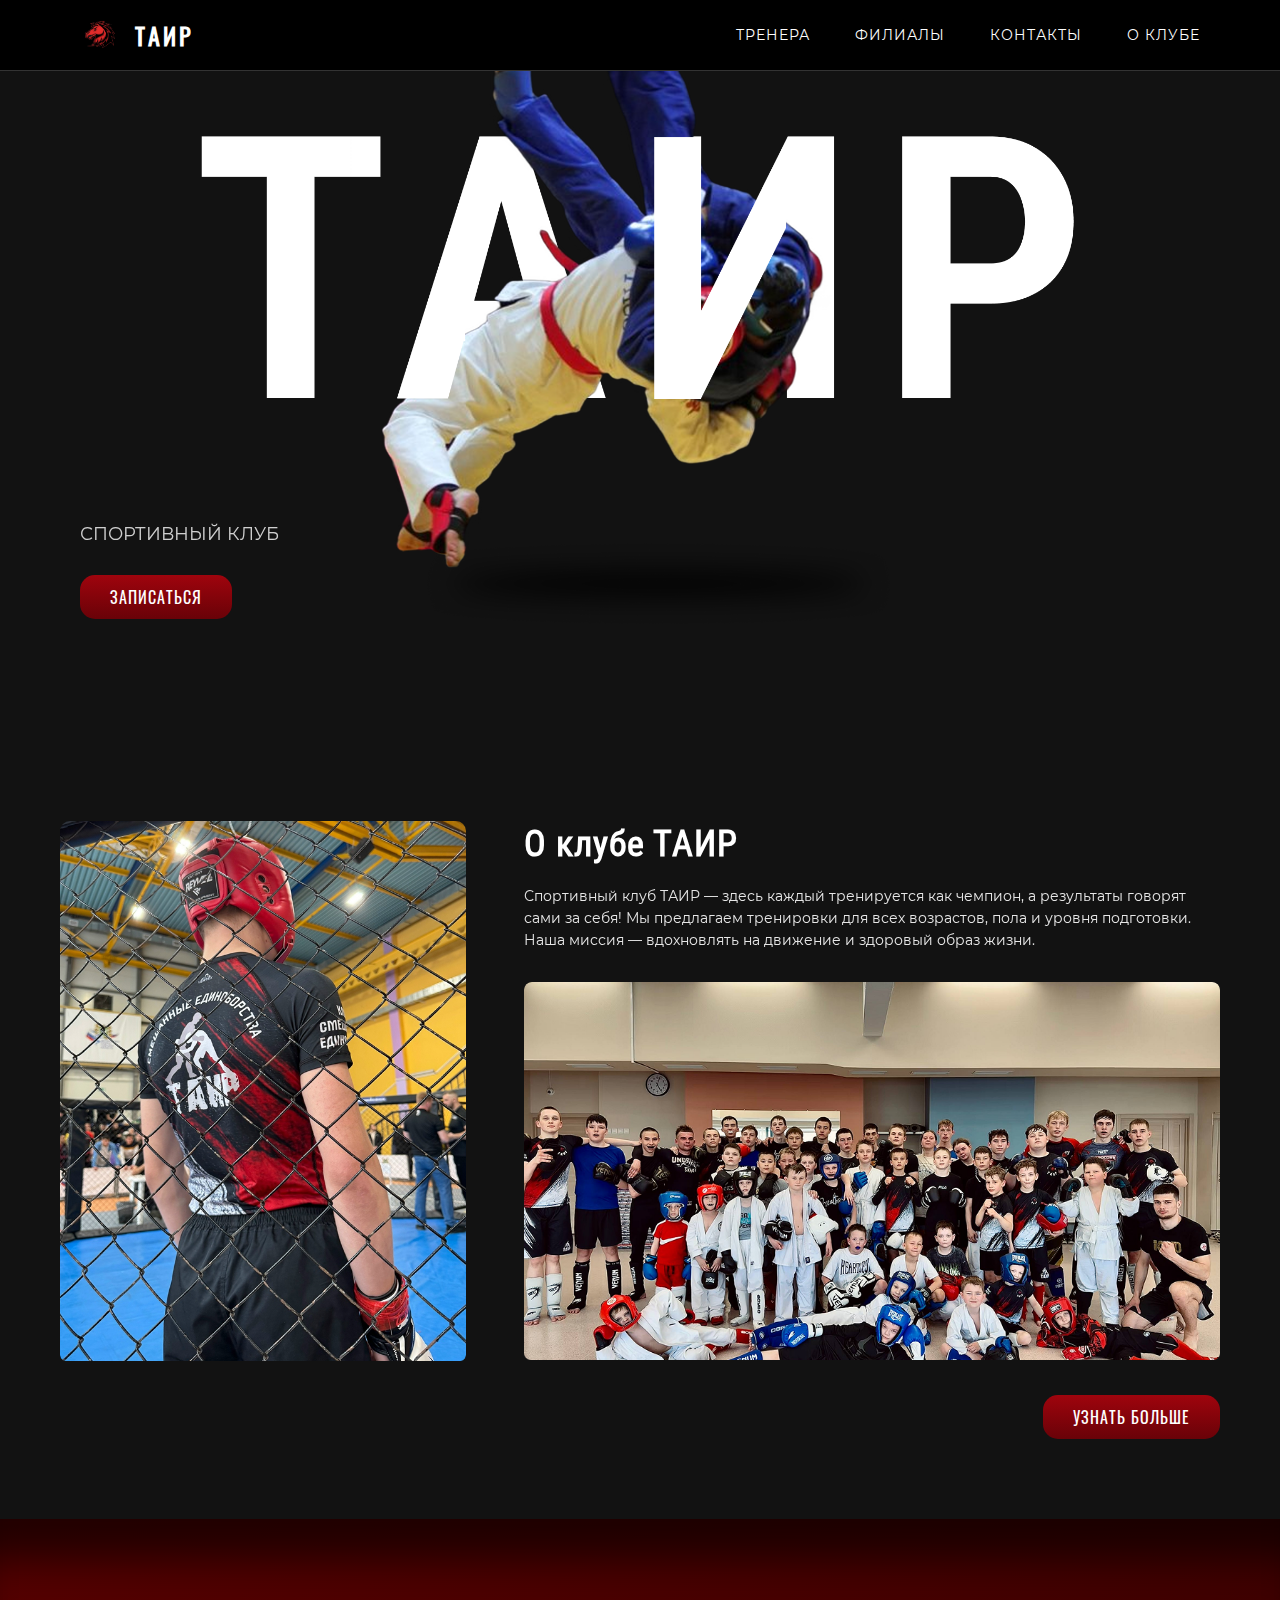
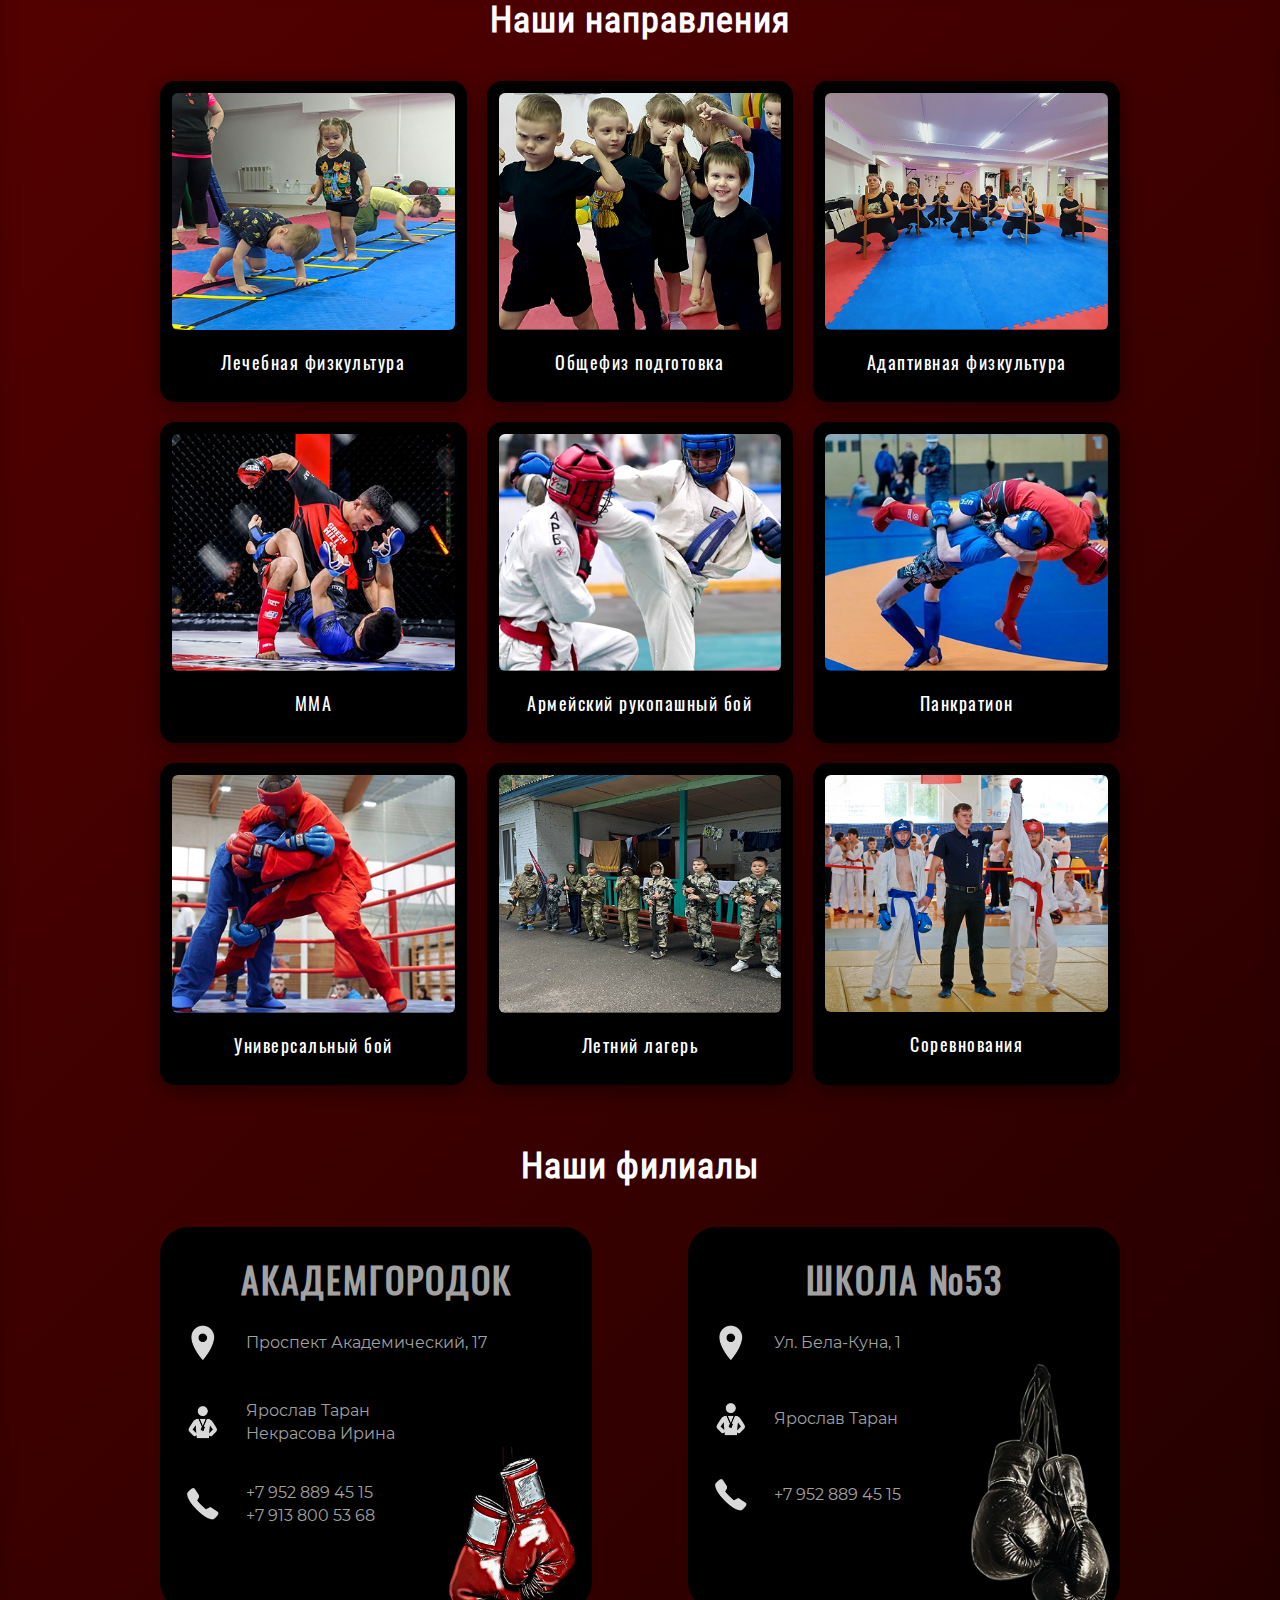
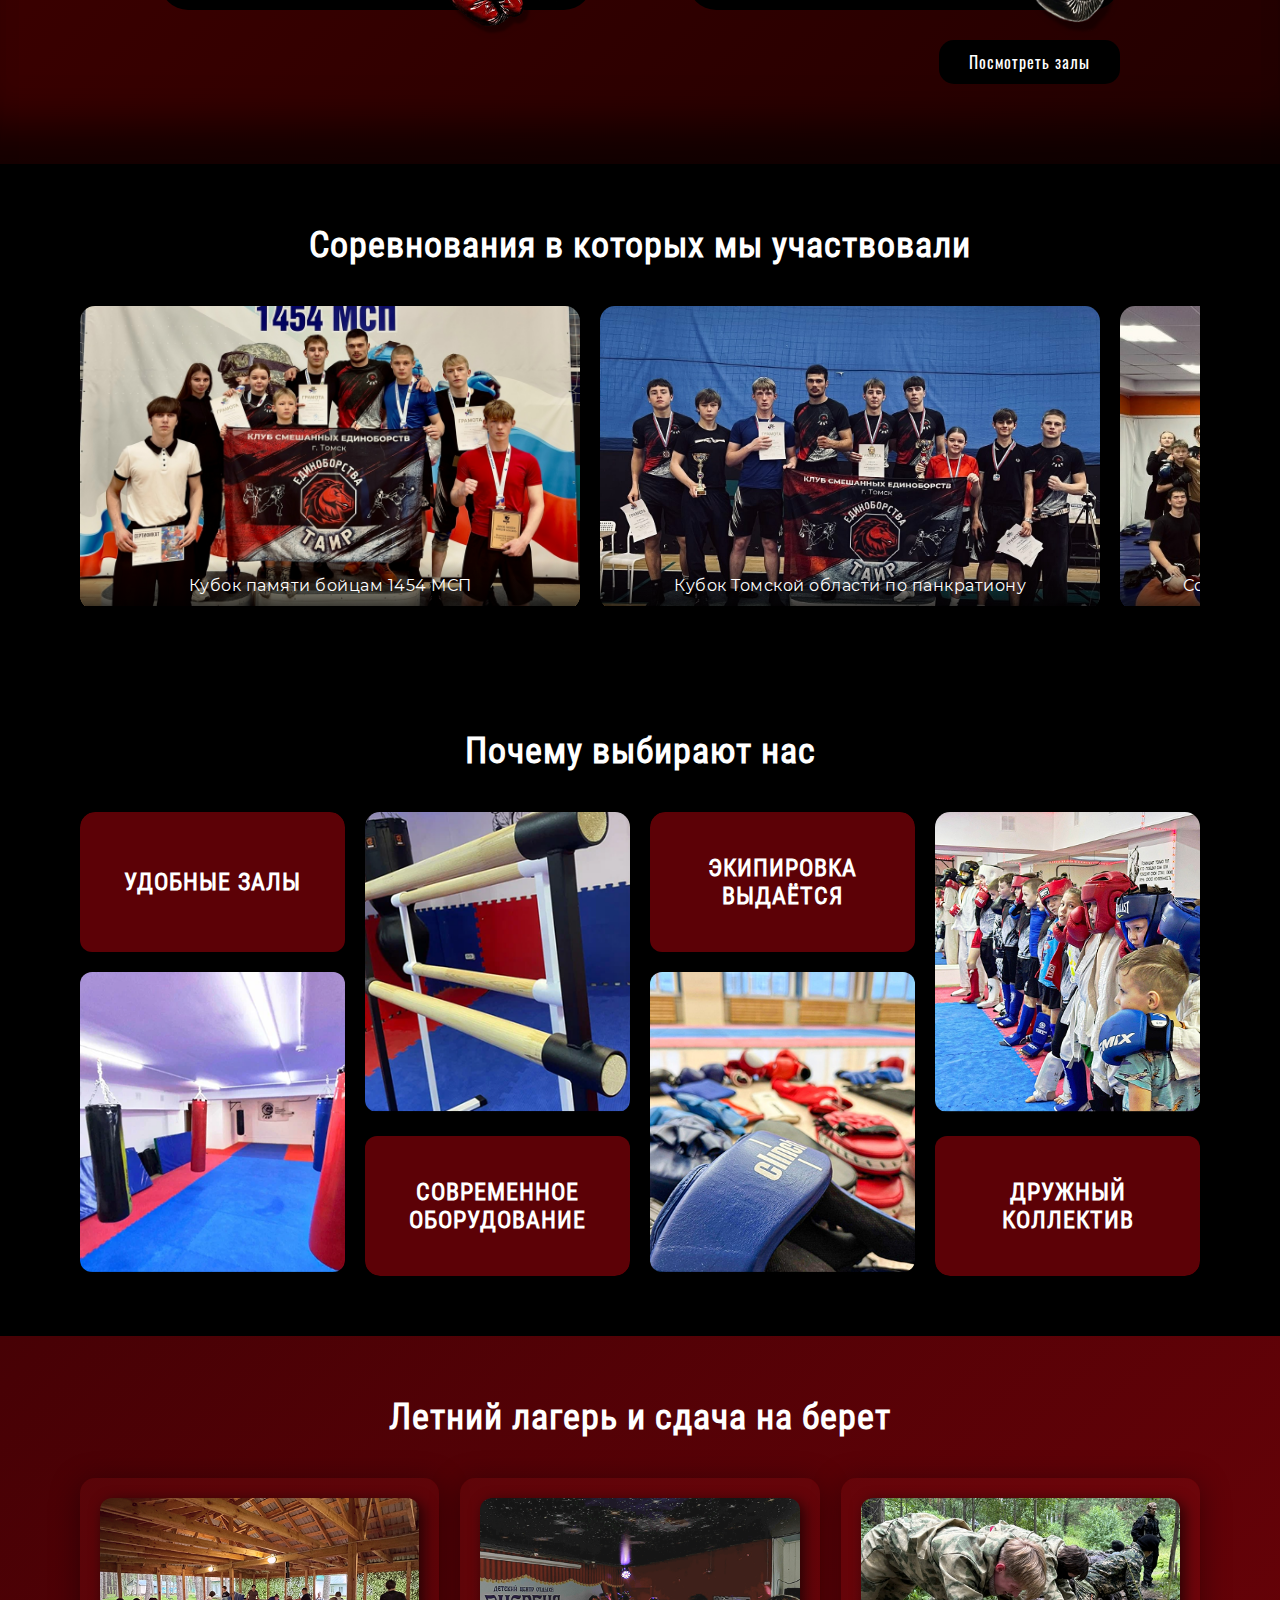
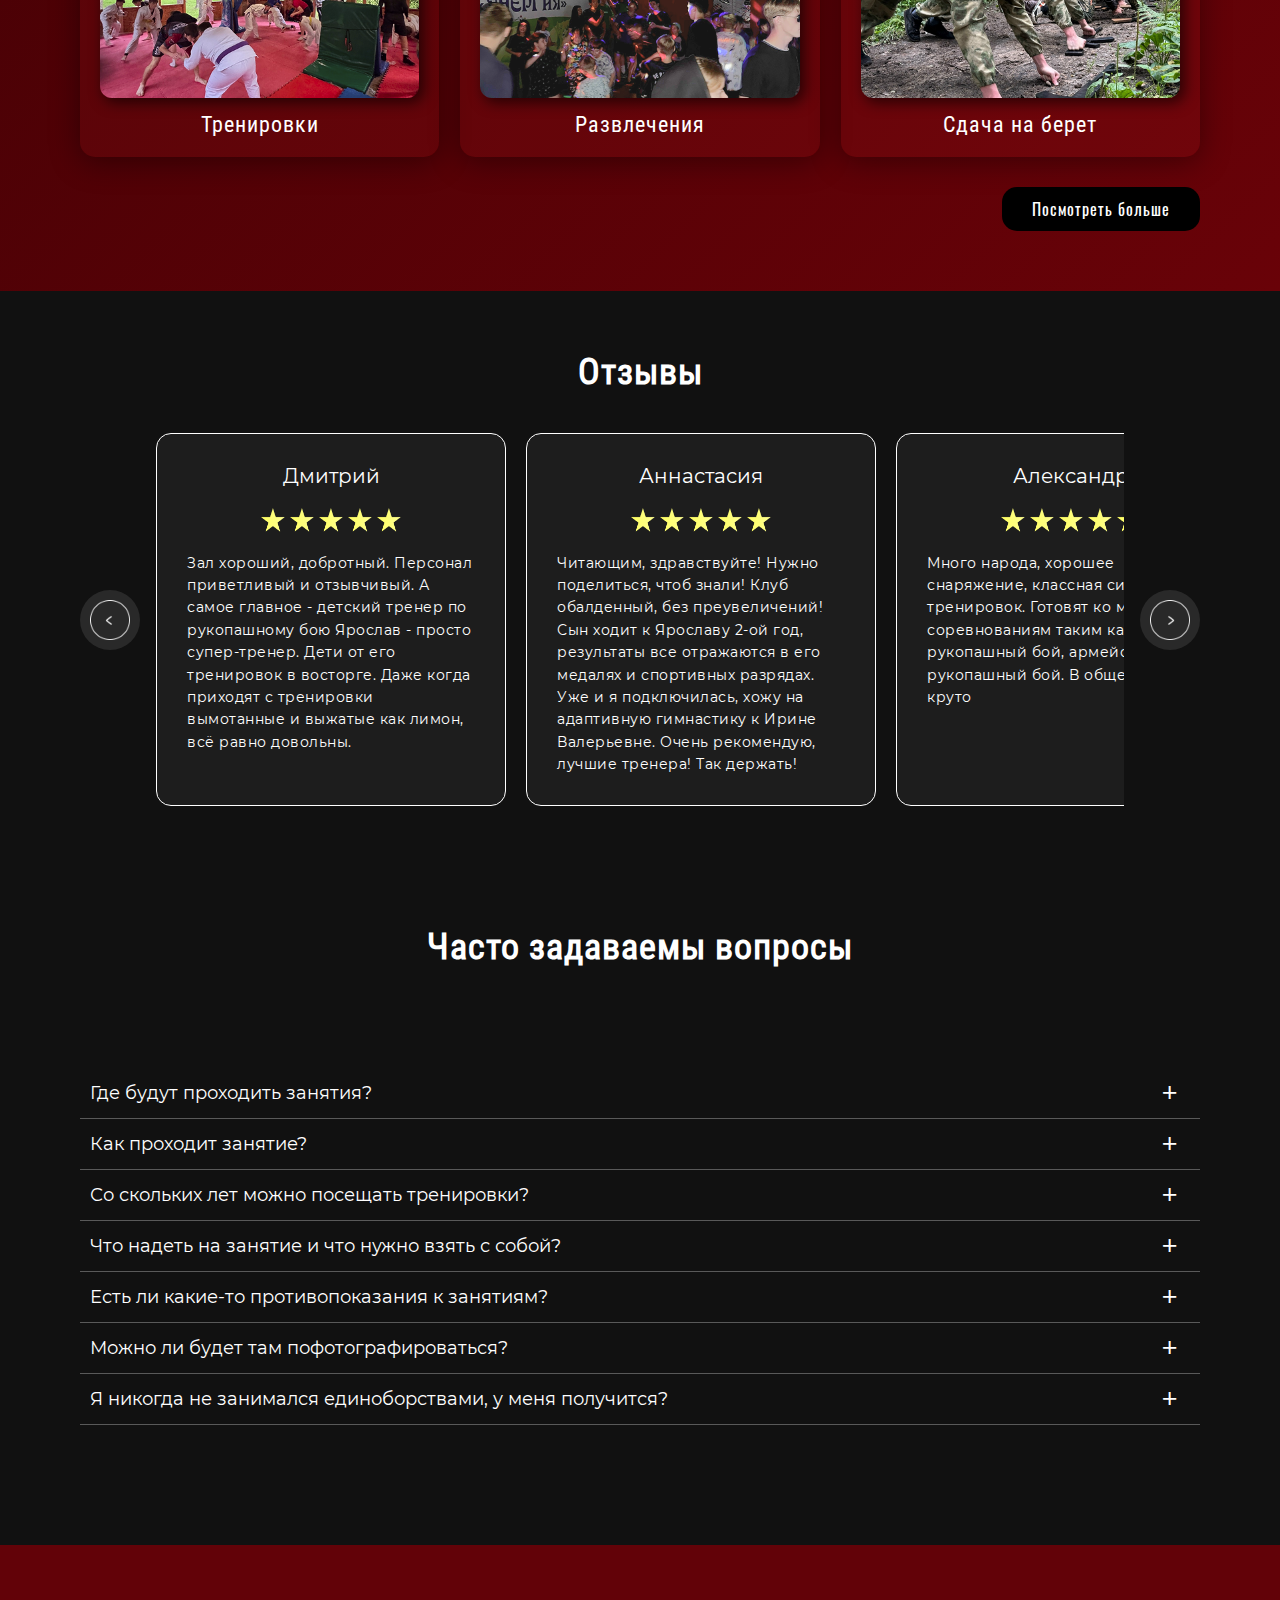
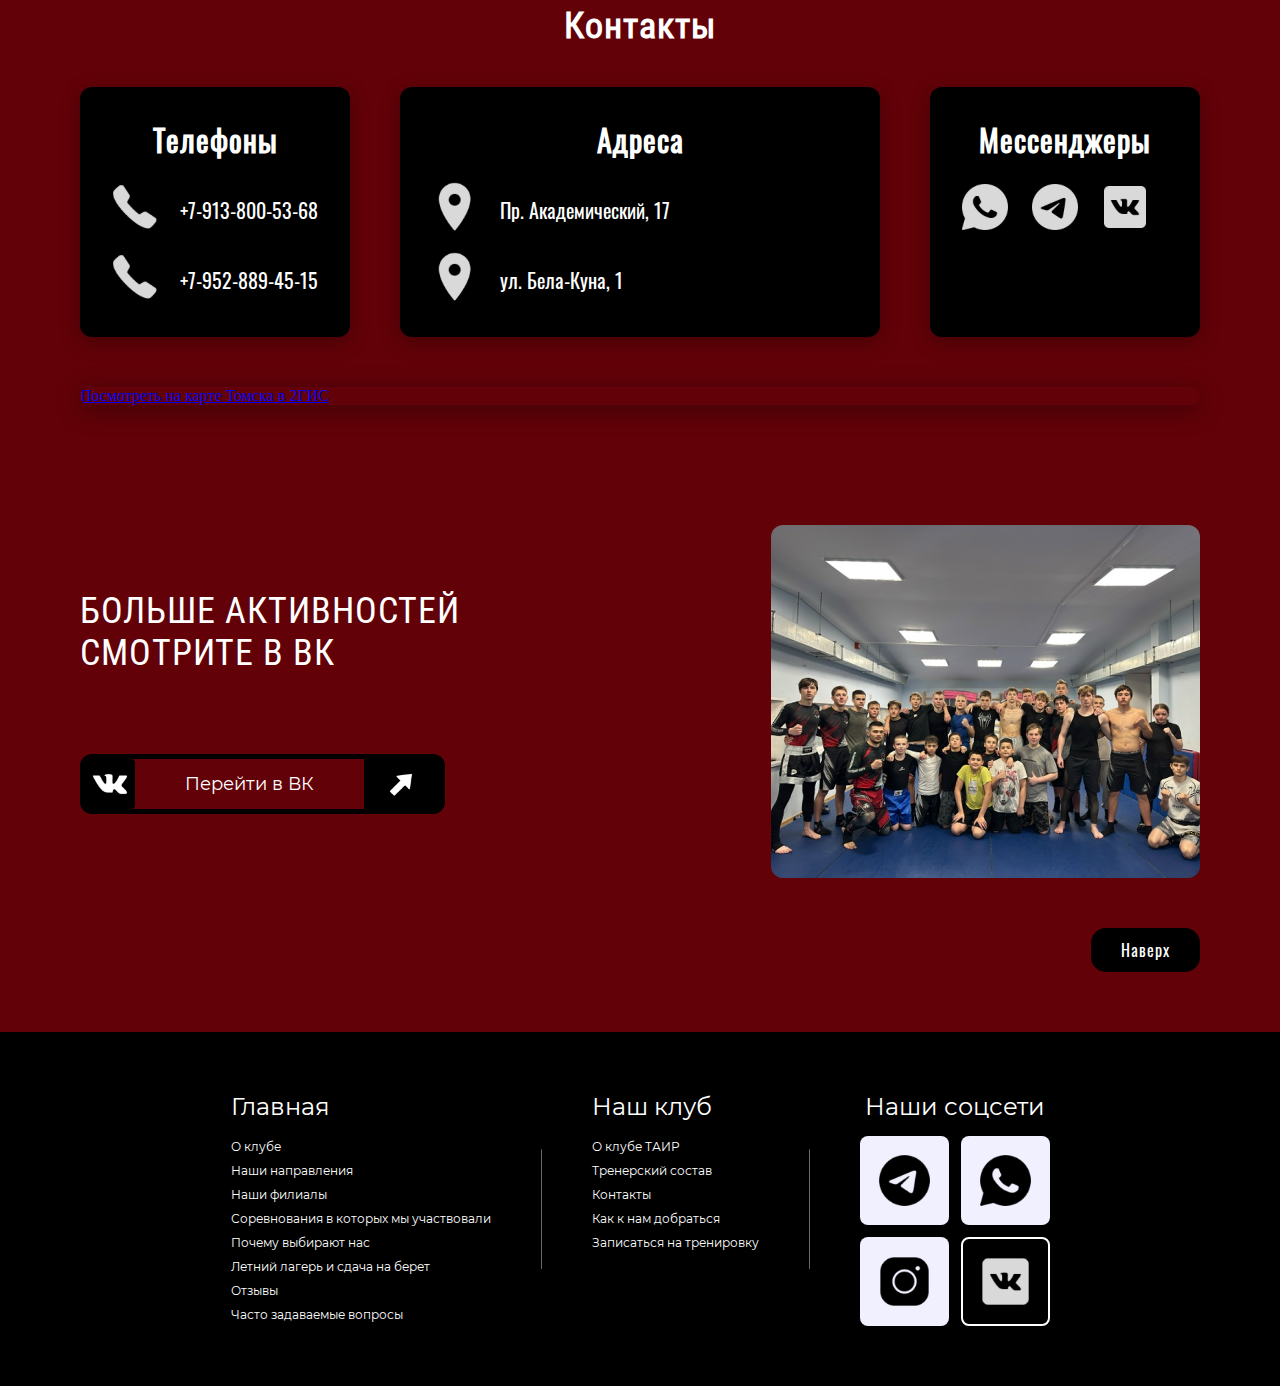
<file: index.html>
<!DOCTYPE html>
<html lang="ru">

<head>
  <meta charset="UTF-8">
  <meta name="viewport" content="width=device-width, initial-scale=1.0">
  <title>ТАИР - Спортивный клуб</title>
  <link rel="stylesheet" href="css/styles.css">
  <script src="/js/scripts.js"></script>
</head>

<body>


  <header class="main-header">
    <div class="container header-container">
      <div class="logo">
        <img src="src\assets\tair_logo.png" alt="Логотип ТАИР">
        <span class="logo-text">ТАИР</span>
      </div>

      <button class="menu-toggle" aria-label="Открыть меню">
        <span class="hamburger"></span>
        <span class="hamburger"></span>
        <span class="hamburger"></span>
      </button>

      <nav class="main-nav">
        <ul>
          <li><a href="pages\сoaching-staff.html">ТРЕНЕРА</a></li>
          <li><a href="pages/halls-adventure.html">ФИЛИАЛЫ</a></li>
          <li><a href="#">КОНТАКТЫ</a></li>
          <li><a href="/pages/about-club.html">О КЛУБЕ</a></li>
        </ul>
      </nav>
    </div>
  </header>


  <section class="hero">
    <div class="hero-content">
      <!-- <img src="src\assets\hero_photo.png" alt="Фото главной страницы"> -->
      <p class="hero-subtitle">СПОРТИВНЫЙ КЛУБ</p>
      <button class="button-base cta-button">ЗАПИСАТЬСЯ</button>
    </div>
  </section>


  <section class="about-club">
    <div class=" about-club-content">
      <div class="about-club-image">
        <img src="../src/img/about-club-image.png" alt="Боец ТАИР в клетке на ММА">
      </div>

      <div class="about-club-text-and-image">
        <h2>О клубе ТАИР</h2>
        <p>Спортивный клуб ТАИР — здесь каждый тренируется как чемпион, а результаты говорят сами за себя! Мы предлагаем
          тренировки для всех возрастов, пола и уровня подготовки. Наша миссия — вдохновлять на движение и здоровый
          образ жизни.</p>

        <div class="about-club-group-image">
          <img src="../src/img/about-club-image1.png" alt="Группа бойцов ТАИР">
        </div>
      </div>
    </div>
    <div class="about-club-button ">
      <button class="button-base cta-about-club-button">Узнать больше</button>
    </div>
  </section>



  <!-- Секция "Наши направления" -->
  <section class="directions">
    <div class="container">
      <h2 class="section-title">Наши направления</h2>
      <div class="directions-grid">


        <div class="card">
          <img src="../src/img/directions/health_pe.png" alt="Лечебная физкультура">
          <div class="card-content">
            <h3>Лечебная физкультура</h3>
          </div>
        </div>


        <div class="card">
          <img src="../src\img\directions\ofp_pe.png" alt="Общефиз подготовка">
          <div class="card-content">
            <h3>Общефиз подготовка</h3>
          </div>
        </div>

        <div class="card">
          <img src="../src\img\directions\adaptive_pe.png" alt="Адаптивная физкультура">
          <div class="card-content">
            <h3>Адаптивная физкультура</h3>
          </div>
        </div>

        <div class="card">
          <img src="../src\img\directions\mixed_fighting.png" alt="ММА">
          <div class="card-content">
            <h3>ММА</h3>
          </div>
        </div>

        <div class="card">
          <img src="../src\img\directions\arb.png" alt="Армейский рукопашный бой">
          <div class="card-content">
            <h3>Армейский рукопашный бой</h3>
          </div>
        </div>

        <div class="card">
          <img src="../src\img\directions\pankration.png" alt="Панкратион">
          <div class="card-content">
            <h3>Панкратион</h3>
          </div>
        </div>

        <div class="card">
          <img src="../src\img\directions\universal_fight.png" alt="Универсальный бой">
          <div class="card-content">
            <h3>Универсальный бой</h3>
          </div>
        </div>

        <div class="card">
          <img src="../src\img\directions\summer_lager.png" alt="Летний лагерь">
          <div class="card-content">
            <h3>Летний лагерь</h3>
          </div>
        </div>

        <div class="card">
          <img src="../src\img\directions\competitions.png" alt="Соревнования">
          <div class="card-content">
            <h3>Соревнования</h3>
          </div>
        </div>


      </div>
    </div>

    <!-- наши филиалы -->
    <div class="container branch-container">
      <h2 class="section-title">Наши филиалы</h2>
      <div class="branches-grid">
        <!-- филиал 1 -->
        <div class="branch-card">
          <h3>АКАДЕМГОРОДОК</h3>
          <div class="branch-info">
            <div class="info-item">
              <img src="src\assets\point-icon.png" alt="метка" class="branch-info-icon">
              <span>Проспект Академический, 17</span>
            </div>
            <div class="info-item">
              <img src="src\assets\coach-icon.png" alt="тренер" class="branch-info-icon">
              <div class="column">
                <span>Ярослав Таран</span>
                <span>Некрасова Ирина</span>
              </div>
            </div>
            <div class="info-item">
              <img src="src\assets\phone-icon.png" alt="телефон" class="branch-info-icon">
              <div class="column">
                <span>+7 952 889 45 15</span>
                <span>+7 913 800 53 68</span>
              </div>
            </div>
          </div>

          <img src="src\img\branchs\red-box-gloves.png" alt="Перчатки" class="gloves-icon">
        </div>

        <!-- филиал 2 -->
        <div class="branch-card">
          <h3>ШКОЛА №53</h3>
          <div class="branch-info">
            <div class="info-item">
              <img src="src\assets\point-icon.png" alt="метка" class="branch-info-icon">
              <span>Ул. Бела-Куна, 1</span>
            </div>
            <div class="info-item">
              <img src="src\assets\coach-icon.png" alt="тренер" class="branch-info-icon">
              <span>Ярослав Таран</span>
            </div>
            <div class="info-item">
              <img src="src\assets\phone-icon.png" alt="телефон" class="branch-info-icon">
              <span>+7 952 889 45 15</span>
            </div>
          </div>
          <img src="src\img\branchs\black-box-gloves.png" alt="Перчатки" class="gloves-icon-black">

        </div>
      </div>
      <div class="view-the-halls-button">
        <button class="button-base cta-view-the-halls-button">Посмотреть залы</button>
      </div>
    </div>
  </section>



  <!-- секция Соревнования -->
  <section class="competitions">
    <div class="container">
      <h2 class="section-title">Соревнования в которых мы участвовали</h2>
      <div class="competitions-slider">

        <div class="slider-track">

          <div class="slide">
            <img src="src\img\competitions\comp-1.png" alt="Кубок памяти бойцам 1454 МСП">
            <div class="slide-caption">Кубок памяти бойцам 1454 МСП</div>
          </div>


          <div class="slide">
            <img src="src\img\competitions\comp-2.png" alt="Кубок Томской области по панкратиону">
            <div class="slide-caption">Кубок Томской области по панкратиону</div>
          </div>


          <div class="slide">
            <img src="src\img\competitions\comp-3.png" alt="Совместные спарринги с клубом Матадор">
            <div class="slide-caption">Совместные спарринги с клубом Матадор</div>
          </div>


          <div class="slide">
            <img src="src\img\competitions\comp-4.png" alt="ЧиП ММА Томской области">
            <div class="slide-caption">ЧиП ММА Томской области</div>
          </div>


          <div class="slide">
            <img src="src\img\competitions\comp-5.png"
              alt="Традиционный фестиваль Кубок Победы по Армейсому Рукопашному бою среди спортивных клубов городов Сибири">
            <div class="slide-caption">Традиционный фестиваль Кубок Победы по Армейсому Рукопашному бою среди спортивных
              клубов городов Сибири</div>
          </div>


          <div class="slide">
            <img src="src\img\competitions\comp-1.png" alt="Кубок памяти бойцам 1454 МСП">
            <div class="slide-caption">Кубок памяти бойцам 1454 МСП</div>
          </div>


          <div class="slide">
            <img src="src\img\competitions\comp-2.png" alt="Кубок Томской области по панкратиону">
            <div class="slide-caption">Кубок Томской области по панкратиону</div>
          </div>
        </div>
      </div>
    </div>
  </section>


  <!-- секция Почему выбирают нас -->
  <section class="why-us">
    <div class="container">
      <h2 class="section-title">Почему выбирают нас</h2>
      <div class="why-us-flex">

        <div class="why-card">
          <div class="card-text">
            <h3>УДОБНЫЕ ЗАЛЫ</h3>
          </div>
          <div><img src="src\img\why-us\comfort-halls.png" alt="Удобные залы"></div>
        </div>


        <div class="why-card">
          <div><img src="src\img\why-us\equipment.png" alt="Оборудование"></div>
          <div class="card-text">
            <h3>СОВРЕМЕННОЕ ОБОРУДОВАНИЕ</h3>
          </div>
        </div>


        <div class="why-card">
          <div class="card-text top">
            <h3>ЭКИПИРОВКА ВЫДАЁТСЯ</h3>
          </div>
          <div><img src="src\img\why-us\gear.png" alt="Экипировка выдаётся"></div>
        </div>


        <div class="why-card">
          <div><img src="src\img\why-us\friendly-staff.png" alt="Дружный коллектив"></div>
          <div class="card-text bottom">
            <h3>ДРУЖНЫЙ КОЛЛЕКТИВ</h3>
          </div>
        </div>


      </div>
    </div>
  </section>


  <!-- Секция Летний лагерь и сдача на берет -->
  <section class="summer-camp">
    <div class="container">
      <h2 class="section-title">Летний лагерь и сдача на берет</h2>
      <div class="summer-camp-content">
        <div class="summer-camp-flex">
          <div class="summer-camp-card">
            <div><img src="src\img\summer-camp\trainings.png" alt="Тренировки"></div>
            <div>
              <h3>Тренировки</h3>
            </div>
          </div>
        </div>
        <div class="summer-camp-flex">
          <div class="summer-camp-card">
            <div><img src="src\img\summer-camp\parties.png" alt="Развлечения"></div>
            <div>
              <h3>Развлечения</h3>
            </div>
          </div>
        </div>
        <div class="summer-camp-flex">
          <div class="summer-camp-card">
            <div><img src="src\img\summer-camp\berret.png" alt="Сдача на берет"></div>
            <div>
              <h3>Сдача на берет</h3>
            </div>
          </div>
        </div>
      </div>

      <div class="view-the-halls-button">
        <button class="button-base cta-view-the-halls-button" onclick="goToPageSummerCampBeret()">Посмотреть
          больше</button>
      </div>
    </div>
  </section>



  
  <section class="reviews">
    <div class="container container-reviews">
      <h2 class="section-title">Отзывы</h2>
      <div class="reviews-content">
        <div>
          <button type="button" class="nav-btn prev-btn">
            <img src="src\assets/left-btn.png" alt="Предыдущий отзыв" width="40" height="40">
          </button>
        </div>
        <div class="reviews-slider">


          <div class="reviews-track">
            <div class="review-card">
              <h3>Дмитрий</h3>
              <div class="stars">
                <img src="src\assets\star-yellow.png" alt="Звёздочка">
                <img src="src\assets\star-yellow.png" alt="Звёздочка">
                <img src="src\assets\star-yellow.png" alt="Звёздочка">
                <img src="src\assets\star-yellow.png" alt="Звёздочка">
                <img src="src\assets\star-yellow.png" alt="Звёздочка">
              </div>
              <p>Зал хороший, добротный. Персонал приветливый и отзывчивый. А самое главное - детский тренер по
                рукопашному бою Ярослав - просто супер-тренер. Дети от его тренировок в восторге. Даже когда приходят с
                тренировки вымотанные и выжатые как лимон, всё равно довольны.</p>
            </div>

            <div class="review-card">
              <h3>Аннастасия</h3>
              <div class="stars">
                <img src="src\assets\star-yellow.png" alt="Звёздочка">
                <img src="src\assets\star-yellow.png" alt="Звёздочка">
                <img src="src\assets\star-yellow.png" alt="Звёздочка">
                <img src="src\assets\star-yellow.png" alt="Звёздочка">
                <img src="src\assets\star-yellow.png" alt="Звёздочка">
              </div>
              <p>Читающим, здравствуйте! Нужно поделиться, чтоб знали! Клуб обалденный, без преувеличений! Сын ходит к
                Ярославу 2-ой год, результаты все отражаются в его медалях и спортивных разрядах. Уже и я подключилась,
                хожу на адаптивную гимнастику к Ирине Валерьевне. Очень рекомендую, лучшие тренера! Так держать!</p>
            </div>

            <div class="review-card">
              <h3>Александр</h3>
              <div class="stars">
                <img src="src\assets\star-yellow.png" alt="Звёздочка">
                <img src="src\assets\star-yellow.png" alt="Звёздочка">
                <img src="src\assets\star-yellow.png" alt="Звёздочка">
                <img src="src\assets\star-yellow.png" alt="Звёздочка">
                <img src="src\assets\star-yellow.png" alt="Звёздочка">
              </div>
              <p>Много народа, хорошее снаряжение, классная система тренировок. Готовят ко многим соревнованиям таким
                как:
                ММА, рукопашный бой, армейский рукопашный бой. В общем всё круто</p>
            </div>
          </div>


        </div>
        <div>
          <button type="button" class="nav-btn next-btn">
            <img src="src\assets\right-btn.png" alt="Следующий отзыв" width="40" height="40">
          </button>
        </div>
      </div>
    </div>
  </section>


  <!-- --------------- Часто задаваемые восросы ------------------  -->
  <section class="faq-section">
    <div class="container">
      <h2 class="section-title">Часто задаваемы вопросы</h2>
      <div class="faq-section">
        <div class="faq-item">
          <a class="faq-question">Где будут проходить занятия?</a>
          <div class="faq-answer">
            <p>Занятия проходят в спортивных залах по адресу Пр. Академический, 17 или ул. Бела-Куна, 1. Залы оснащены
              всем необходимым оборудованием и мягким покрытием для оттачивания бросков и ударов </p>
          </div>
        </div>
        <div class="faq-item">
          <a class="faq-question">Как проходит занятие?</a>
          <div class="faq-answer">
            <p>Динамично и с пользой! Разминка, затем основная часть и игры. Всё под контролем тренера</p>
          </div>
        </div>
        <div class="faq-item">
          <a class="faq-question">Со скольких лет можно посещать тренировки?</a>
          <div class="faq-answer">
            <p>С 2 до 90 лет! У нас есть программы для малышей, школьников, взрослых и даже пенсионеров. Главное —
              желание двигаться и быть здоровым.</p>
          </div>
        </div>
        <div class="faq-item">
          <a class="faq-question">Что надеть на занятие и что нужно взять с собой?</a>
          <div class="faq-answer">
            <p>Одежда: удобная спортивная (штаны/леггинсы/шорты, футболка).
              Взять: бутылку воды, полотенце. Снаряжение выдаётся тренером</p>
          </div>
        </div>
        <div class="faq-item">
          <a class="faq-question">Есть ли какие-то противопоказания к занятиям?</a>
          <div class="faq-answer">
            <p>Если у вас хронические заболевания или травмы — обязательно сначала сообщите тренеру. Мы адаптируем
              нагрузку под вас. Безопасность — наш приоритет.</p>
          </div>
        </div>
        <div class="faq-item">
          <a class="faq-question">Можно ли будет там пофотографироваться?</a>
          <div class="faq-answer">
            <p>Конечно! Фото и видео — в рамках разрешений. Сделаем красивые кадры с тренировки — для мотивации и
              памяти</p>
          </div>
        </div>
        <div class="faq-item">
          <a class="faq-question">Я никогда не занимался единоборствами, у меня получится?</a>
          <div class="faq-answer">
            <p>Абсолютно! Большинство наших учеников начинали с нуля. Тренер поможет освоить базу, подскажет, как
              правильно двигаться — и через пару занятий вы уже будете чувствовать себя уверенно!</p>
          </div>
        </div>

      </div>
  </section>


  <!-- ------------ Контакты ---------------- -->
  <section class="contacts">
    <div class="container">
      <h2 class="section-title">Контакты</h2>
      <div class="contacts-content">
        <div class="contacts-three-blocks">

          <div class="contacts-phones contacts-card">
            <div class="contacts-header">
              <h3>Телефоны</h3>
            </div>
            <div class="contacts-row">
              <div><img src="src\assets\phone-icon.png" class="contacts-icons" alt="Иконка телефона"></div>
              <div>
                <p>+7-913-800-53-68</p>
              </div>
            </div>
            <div class="contacts-row">
              <div><img src="src\assets\phone-icon.png" class="contacts-icons" alt="Иконка телефона"></div>
              <div>
                <p>+7-952-889-45-15</p>
              </div>
            </div>
          </div>

          <div class="contacts-adresses contacts-card">
            <div class="contacts-header">
              <h3>Адреса</h3>
            </div>
            <div class="contacts-row">
              <div><img src="src\assets\point-icon.png" class="contacts-icons" alt="Иконка метки"></div>
              <div>
                <p>Пр. Академический, 17</p>
              </div>
            </div>
            <div class="contacts-row">
              <div><img src="src\assets\point-icon.png" class="contacts-icons" alt="Иконка метки"></div>
              <div>
                <p>ул. Бела-Куна, 1</p>
              </div>
            </div>
          </div>

          <div class="contacts-messengers contacts-card">
            <div class="contacts-header">
              <h3>Мессенджеры</h3>
            </div>
            <div class="contacts-row">
              <div><img src="src\assets\whatsapp-icon.png" class="contacts-icons" alt="Иконка Whatsapp"></div>
              <div><img src="src\assets\telegram-icon.png" class="contacts-icons" alt="Иконка Telegram"></div>
              <div><img src="src\assets\vk-icon.png" class="contacts-icons" alt="Иконка VK"></div>
            </div>
          </div>
        </div>

        <!-- карта 2гис -->
        <div class="contacts-map advantage-item_contacts" id="contacts-map">
          <a class="dg-widget-link"
            href="http://2gis.ru/tomsk/profiles/70000001079701531,70000001095017377,70000001069058584/center/85.06576538085939,56.49642801304434/zoom/13?utm_medium=widget-source&utm_campaign=firmsonmap&utm_source=bigMap">Посмотреть
            на карте Томска в 2ГИС</a>
          <script charset="utf-8" src="https://widgets.2gis.com/js/DGWidgetLoader.js"></script>
          <script
            charset="utf-8">new DGWidgetLoader({ "width": "100%", "height": 500, "borderColor": "#a3a3a3", "pos": { "lat": 56.49642801304434, "lon": 85.06576538085939, "zoom": 12.2 }, "opt": { "city": "tomsk" }, "org": [{ "id": "70000001079701531" }, { "id": "70000001095017377" }, { "id": "70000001069058584" }] });</script>
          <noscript style="color:#c00;font-size:16px;font-weight:bold;">Виджет карты использует JavaScript.
            Включите его в настройках вашего браузера.</noscript>
        </div>
      </div>
    </div>

  </section>


  <section class="see-more-section">
    <div class="container">
      <div class="see-more-content">
        <div class="see-more-redirection">
          <div>
            <h2 class="section-title">Больше активностей смотрите в ВК</h2>
          </div>
          <div class="see-more-field">
            <div class="see-more-icon-container">
              <img src="src\assets\VK-icon-black.png" alt="Иконка ВК">
            </div>
            <div>
              <p>Перейти в ВК</p>
            </div>
            <div class="see-more-icon-container"><img src="src\assets\btn-pointer.png" alt="Кнопка перейти"></div>
          </div>
        </div>
        <div>
          <img src="src\img\see-more\image-club.png" alt="Фото клуба">
        </div>
      </div>
      <div class="cta-button-see-more-up">
        <button class="button-base cta-up-button">Наверх</button>
      </div>
    </div>
  </section>


  <footer class="footer-section">
    <div class="footer-content">
      <div class="footer-lists">
        <h3>Главная</h3>
        <p><a href="">О клубе</a></p>
        <p><a href="">Наши направления</a></p>
        <p><a href="">Наши филиалы</a></p>
        <p><a href="">Соревнования в которых мы участвовали</a></p>
        <p><a href="">Почему выбирают нас</a></p>
        <p><a href="">Летний лагерь и сдача на берет</a></p>
        <p><a href="">Отзывы</a></p>
        <p><a href="">Часто задаваемые вопросы</a></p>
      </div>

      <hr class="vertical">

      <div class="footer-lists">
        <h3>Наш клуб</h3>
        <p><a href="">О клубе ТАИР</a></p>
        <p><a href="">Тренерский состав</a></p>
        <p><a href="">Контакты</a></p>
        <p><a href="">Как к нам добраться</a></p>
        <p><a href="">Записаться на тренировку</a></p>
      </div>

      <hr class="vertical">

      <div class="footer-lists">
        <h3>Наши соцсети</h3>
        <div class="social-media">
          <div class="telegram social-media-card"><img src="src\assets\telegram-icon-black.png" alt="Телеграм иконка">
          </div>
          <div class="whatsapp social-media-card"><img src="src\assets\whatsapp-icon-black.png" alt="Ватсап иконка">
          </div>
          <div class="instagram social-media-card"><img src="src\assets\Instagram-icon-black.png"
              alt="Инстаграм иконка"></div>
          <div class="vk social-media-card"><img src="src\assets\vk-icon-white.png" alt="Вк иконка">
          </div>
        </div>
      </div>

    </div>
  </footer>

</body>

</html>
</file>
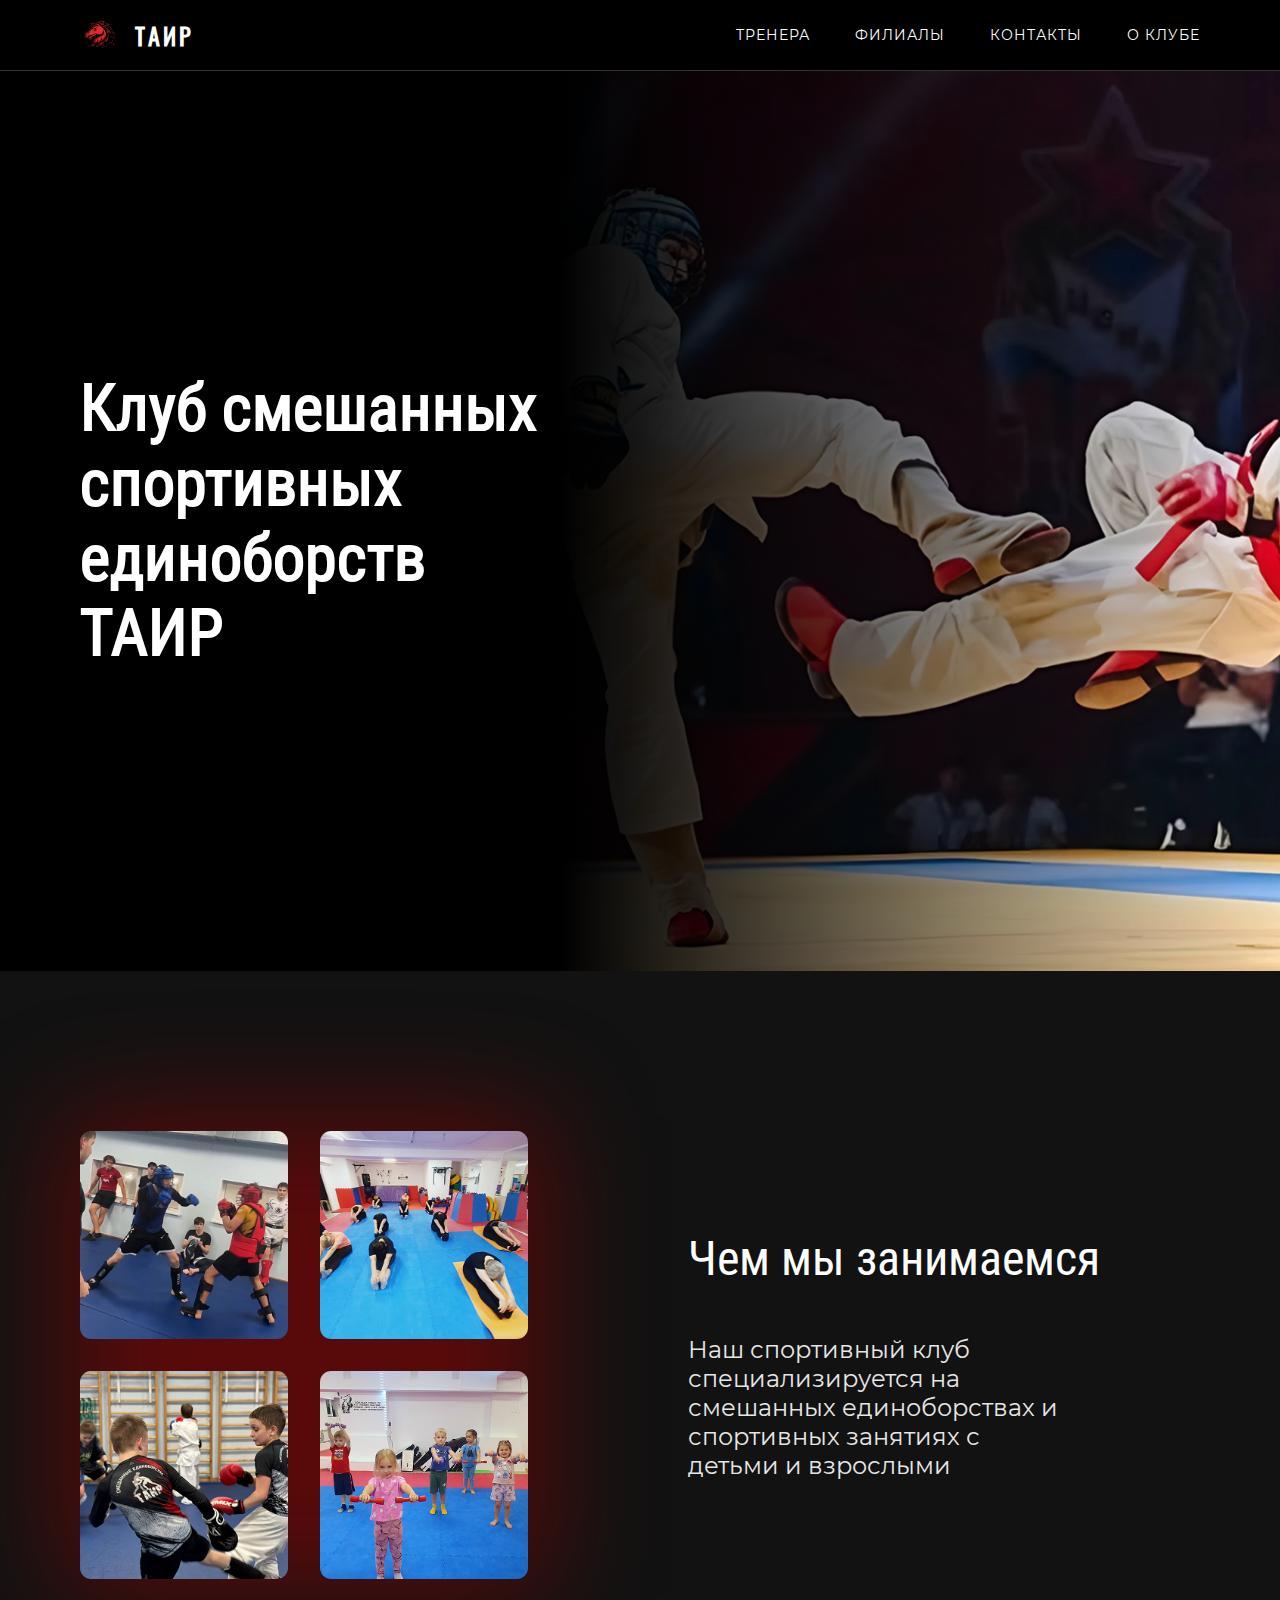
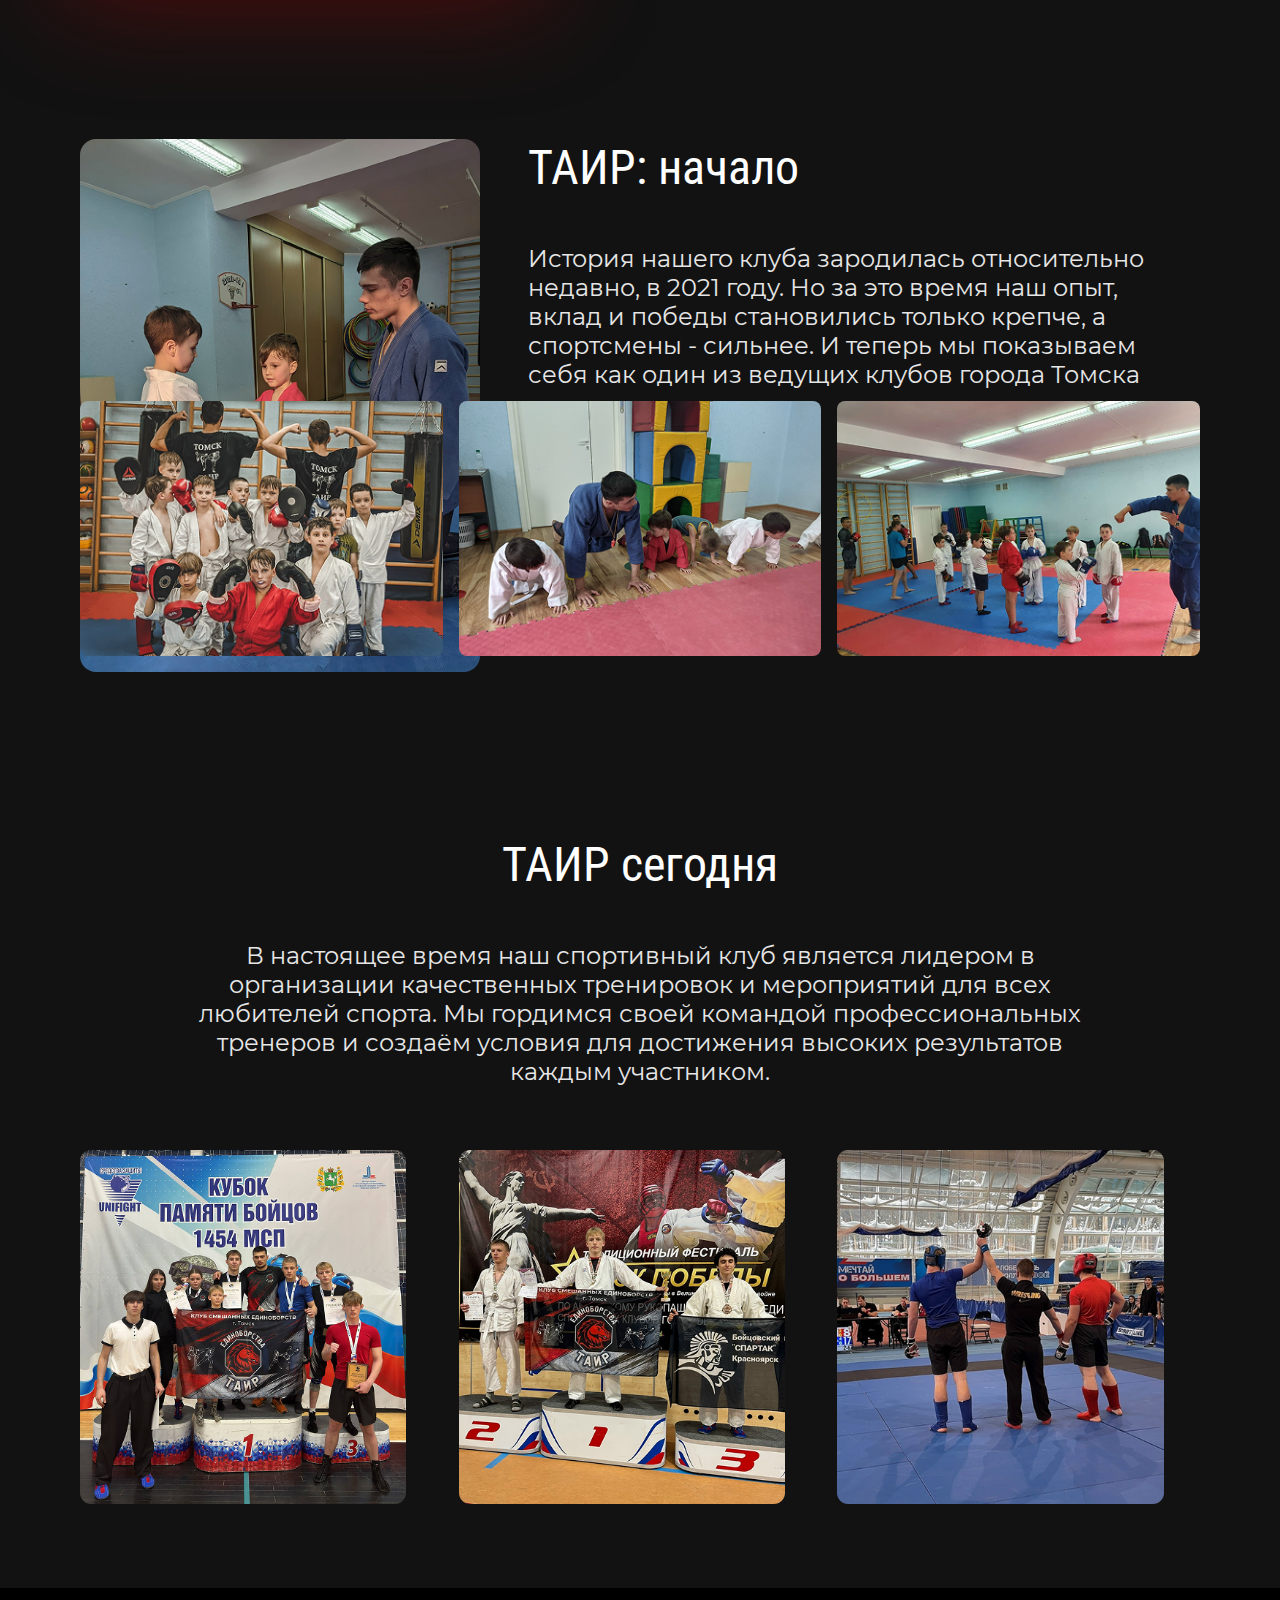
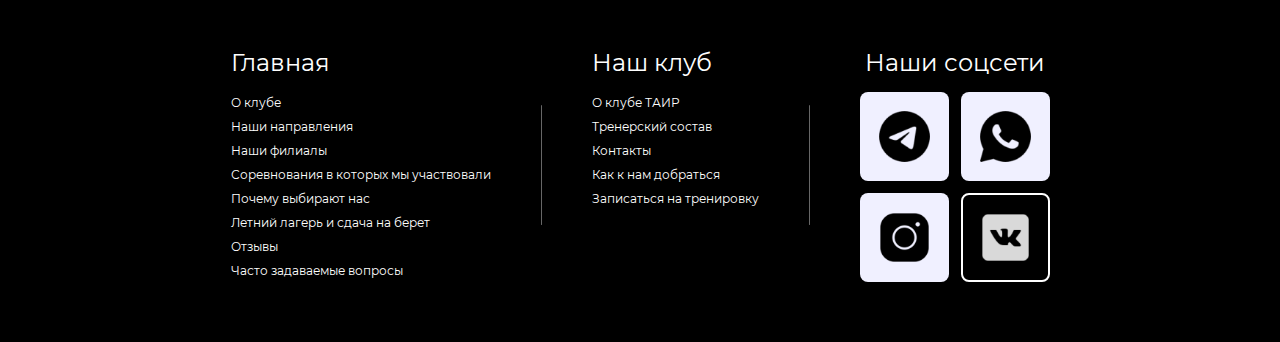
<file: pages/about-club.html>
<!DOCTYPE html>
<html lang="ru">

<head>
    <meta charset="UTF-8">
    <meta name="viewport" content="width=device-width, initial-scale=1.0">
    <title>ТАИР - О клубе</title>
    <link rel="stylesheet" href="..\css\styles.css">
    <link rel="stylesheet" href="../css/style-coaching-staff.css">
    <link rel="stylesheet" href="../css/style-summer-camp-berret.css">
    <link rel="stylesheet" href="../css/style-halls-adventure.css">
    <link rel="stylesheet" href="../css//style-about-club.css">
</head>

<body>

    <header class="main-header">
        <div class="container header-container">
            <div class="logo">
                <img src="..\src\assets\tair_logo.png" alt="Логотип ТАИР">
                <span class="logo-text"><a href="/index.html">ТАИР</a></span>
            </div>
            <nav class="main-nav">
                <ul>
                    <li><a href="сoaching-staff.html">ТРЕНЕРА</a></li>
                    <li><a href="../pages/halls-adventure.html">ФИЛИАЛЫ</a></li>
                    <li><a href="#">КОНТАКТЫ</a></li>
                    <li><a href="../pages/about-club.html">О КЛУБЕ</a></li>
                </ul>
            </nav>
        </div>
    </header>

    <section class="header-section">
        <div class="header-content">
            <div>
                <h1>Клуб смешанных<br>спортивных<br>единоборств ТАИР</h1>
            </div>
            <div><img src="../src/img/about-club/hero-photo-about-club.png" alt="Соревнования по пантратиону"></div>
        </div>
    </section>

    <section class="what-we-do-section">
        <div class="container">
            <div class="what-we-do-content">
                <div class="what-we-do-photos">
                    <div class="what-we-do-photos-row">
                        <div><img src="../src/img/about-club/what-we-do-1.png" alt="Спарринги в зале"></div>
                        <div><img src="../src/img/about-club/what-we-do-2.png" alt="Растяжка на тренировке"></div>
                    </div>

                    <div class="what-we-do-photos-row">
                        <div><img src="../src/img/about-club/what-we-do-3.png" alt="Спарринги у детей на тренировке">
                        </div>
                        <div><img src="../src/img/about-club/what-we-do-4.png" alt="Дети занимаются с гантелями"></div>
                    </div>

                </div>

                <div class="what-we-do-text">
                    <div>
                        <h2>Чем мы занимаемся</h2>
                    </div>
                    <div>
                        <p class="about-club-paragraph">Наш спортивный клуб специализируется на смешанных единоборствах
                            и спортивных занятиях с
                            детьми и взрослыми</p>
                    </div>
                </div>
            </div>
        </div>
    </section>


    <section class="tair-beginning-section">
        <div class="container">
            <div class="tair-beginning-content">
                <div class="tair-beginning-photo-and-text">
                    <div><img src="../src/img/about-club/tair-begining-1.png" alt="Тренировка у младших детей"></div>

                    <div>
                        <div>
                            <h2>ТАИР: начало</h2>
                        </div>
                        <div>
                            <p class="about-club-paragraph">История нашего клуба зародилась относительно недавно, в 2021
                                году. Но за это время наш
                                опыт,
                                вклад и победы становились только крепче, а спортсмены - сильнее. И теперь мы показываем
                                себя как один из ведущих клубов города Томска</p>
                        </div>
                    </div>
                </div>

                <div class="tair-beginning-three-photos">
                    <div><img src="../src/img/about-club/tair-begining-2.png" alt="Фотогрфируются всем составом"></div>
                    <div><img src="../src/img/about-club/tair-begining-3.png" alt="Отжимания"></div>
                    <div><img src="../src/img/about-club/tair-begining-4.png" alt="Тренер показывает упражнение"></div>
                </div>
            </div>
        </div>
    </section>

    <section class="tair-today-section">
        <div class="container">
            <div class="tair-today-content">
                <div class="tair-today-text-container">
                    <div>
                        <h2>ТАИР сегодня</h2>
                    </div>
                    <div>
                        <p class="about-club-paragraph">В настоящее время наш спортивный клуб является лидером в
                            организации качественных тренировок
                            и мероприятий для всех любителей спорта. Мы гордимся своей командой профессиональных
                            тренеров и создаём условия для достижения высоких результатов каждым участником.</p>
                    </div>
                </div>
                <div class="tair-today-photos-container">
                    <div><img src="../src/img/about-club/tair-today-1.png" alt="Победители соревнований"></div>
                    <div><img src="../src/img/about-club/tair-today-2.png" alt="Таир на пьедестале"></div>
                    <div><img src="../src/img/about-club/tair-today-3.png" alt="Рефери объявил победителя"></div>
                </div>
            </div>
        </div>
    </section>

    <footer class="footer-section">
        <div class="footer-content">
          <div class="footer-lists">
            <h3>Главная</h3>
            <p><a href="">О клубе</a></p>
            <p><a href="">Наши направления</a></p>
            <p><a href="">Наши филиалы</a></p>
            <p><a href="">Соревнования в которых мы участвовали</a></p>
            <p><a href="">Почему выбирают нас</a></p>
            <p><a href="">Летний лагерь и сдача на берет</a></p>
            <p><a href="">Отзывы</a></p>
            <p><a href="">Часто задаваемые вопросы</a></p>
          </div>
    
          <hr class="vertical">
    
          <div class="footer-lists">
            <h3>Наш клуб</h3>
            <p><a href="../pages/about-club.html">О клубе ТАИР</a></p>
            <p><a href="../pages/сoaching-staff.html">Тренерский состав</a></p>
            <p><a href="">Контакты</a></p>
            <p><a href="">Как к нам добраться</a></p>
            <p><a href="">Записаться на тренировку</a></p>
          </div>
    
          <hr class="vertical">
    
          <div class="footer-lists">
            <h3>Наши соцсети</h3>
            <div class="social-media">
              <div class="telegram social-media-card"><img src="../src\assets\telegram-icon-black.png" alt="Телеграм иконка"></div>
              <div class="whatsapp social-media-card"><img src="../src\assets\whatsapp-icon-black.png" alt="Ватсап иконка"></div>
              <div class="instagram social-media-card"><img src="../src\assets\Instagram-icon-black.png" alt="Инстаграм иконка"></div>
              <div class="vk social-media-card"><img src="../src\assets\vk-icon-white.png" alt="Вк иконка">
              </div>
              </div>
          </div>
    
        </div>
      </footer>



</body>

</html>
</file>
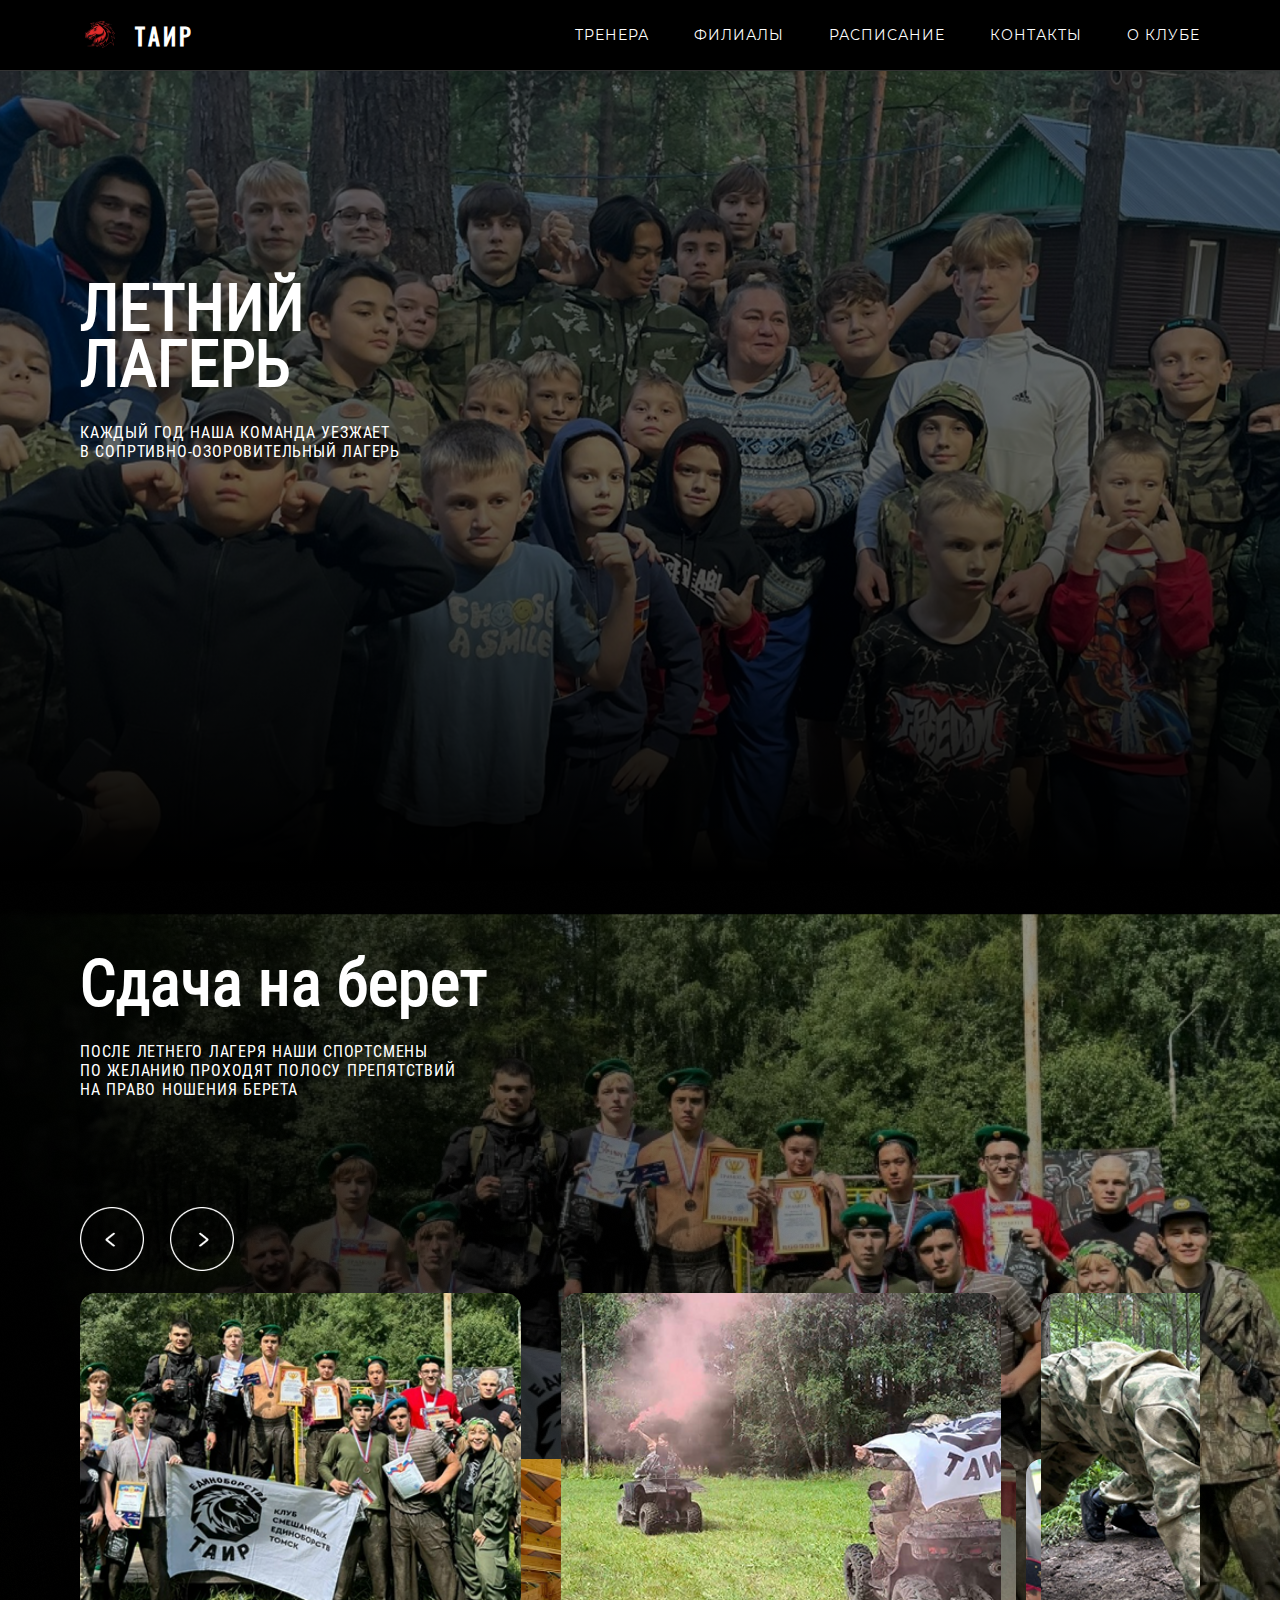
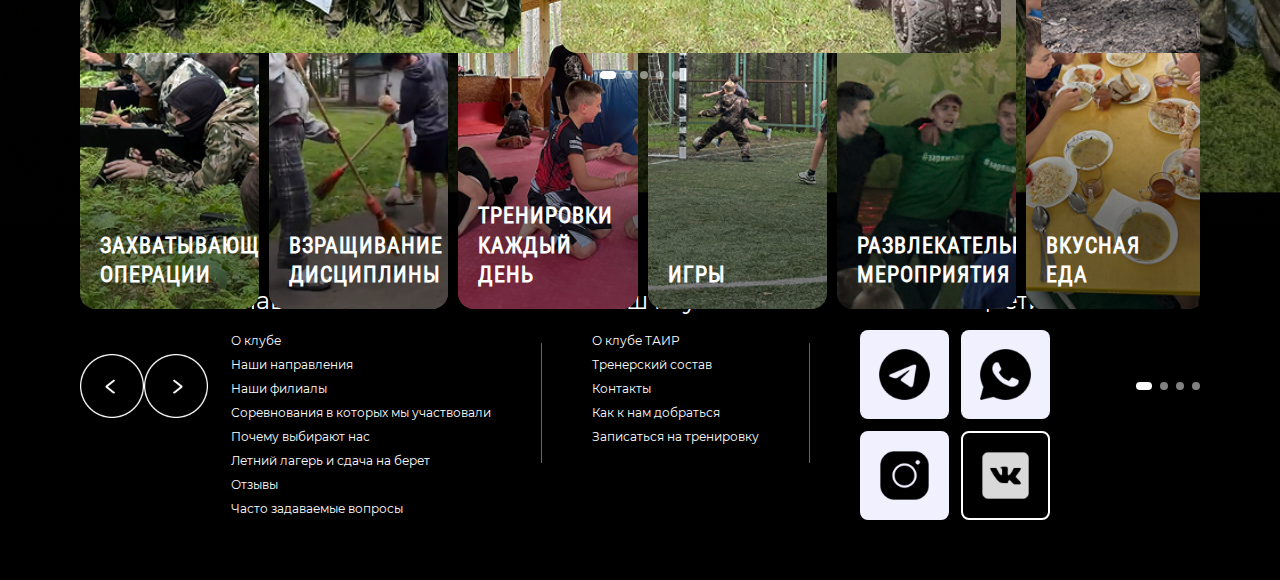
<file: pages/summer-camp-beret.html>
<!DOCTYPE html>
<html lang="ru">

<head>
    <meta charset="UTF-8">
    <meta name="viewport" content="width=device-width, initial-scale=1.0">
    <title>ТАИР - Лений лагерь и сдача на берет</title>
    <link rel="stylesheet" href="..\css\styles.css">
    <link rel="stylesheet" href="../css/style-coaching-staff.css">
    <link rel="stylesheet" href="../css/style-summer-camp-berret.css">


</head>

<body>

    <header class="main-header">
        <div class="container header-container">
            <div class="logo">
                <img src="..\src\assets\tair_logo.png" alt="Логотип ТАИР">
                <span class="logo-text"><a href="/index.html">ТАИР</a></span>
            </div>
            <nav class="main-nav">
                <ul>
                    <li><a href="сoaching-staff.html">ТРЕНЕРА</a></li>
                    <li><a href="#">ФИЛИАЛЫ</a></li>
                    <li><a href="#">РАСПИСАНИЕ</a></li>
                    <li><a href="#">КОНТАКТЫ</a></li>
                    <li><a href="#">О КЛУБЕ</a></li>
                </ul>
            </nav>
        </div>
    </header>



    <section class="summer-camp-section">
        <div class="container">
            <div class="summer-camp-content">
                <div class="summer-camp-hero-text">
                    <div>
                        <h1>Летний<br>лагерь</h1>
                    </div>
                    <div>
                        <p>КАЖДЫЙ ГОД НАША КОМАНДА УЕЗЖАЕТ<br>В СОПРТИВНО-ОЗОРОВИТЕЛЬНЫЙ ЛАГЕРЬ</p>
                    </div>
                </div>
                <div class="summer-camp-media-content">
                    <div class="summer-camp-photocards-container">
                        <div class="summer-camp-photocards">
                            <div class="card-beret">
                                <img src="../src/img/summer-camp/exciting-operations.png"
                                    alt="Дети на захватывающей операции" class="card-beret-image">
                                <div class="card-beret-content">
                                    <h3>ЗАХВАТЫВАЮЩИЕ<br>ОПЕРАЦИИ</h3>
                                </div>
                            </div>
                            <div class="card-beret">
                                <img src="../src\img\summer-camp\discipline-growing.png" alt="Убирают территорию"
                                    class="card-beret-image">
                                <div class="card-beret-content">
                                    <h3>Взращивание<br>дисциплины</h3>
                                </div>
                            </div>
                            <div class="card-beret">
                                <img src="../src\img\summer-camp\trainings-every-day.png" alt="Тренируются каждый день"
                                    class="card-beret-image">
                                <div class="card-beret-content">
                                    <h3>Тренировки<br>каждый день</h3>
                                </div>
                            </div>
                            <div class="card-beret">
                                <img src="../src\img\summer-camp\games.png" alt="Игры на улице"
                                    class="card-beret-image">
                                <div class="card-beret-content">
                                    <h3>Игры</h3>
                                </div>
                            </div>
                            <div class="card-beret">
                                <img src="../src\img\summer-camp\recreational-activities.png"
                                    alt="Развлекательные мероприятия" class="card-beret-image">
                                <div class="card-beret-content">
                                    <h3>Развлекательные <br>мероприятия</h3>
                                </div>
                            </div>
                            <div class="card-beret">
                                <img src="../src\img\summer-camp\tasty-foods.png" alt="Вкусная еда"
                                    class="card-beret-image">
                                <div class="card-beret-content">
                                    <h3>Вкусная еда</h3>
                                </div>
                            </div>
                            <div class="card-beret">
                                <img src="../src\img\summer-camp\friendly-atmosphere.png" alt="Дружелюбная атмосфера"
                                    class="card-beret-image">
                                <div class="card-beret-content">
                                    <h3>Дружелюбная атмосфера</h3>
                                </div>
                            </div>
                            <div class="card-beret">
                                <img src="../src\img\summer-camp\competitions-with-other-clubs.png"
                                    alt="Соревнования с другими клубами" class="card-beret-image">
                                <div class="card-beret-content">
                                    <h3>Состязания с другими отрядами</h3>
                                </div>
                            </div>
                            <div class="card-beret">
                                <img src="../src\img\summer-camp\happy-disco.png" alt="Весёлые дискотеки"
                                    class="card-beret-image">
                                <div class="card-beret-content">
                                    <h3>Весёлые дискотеки</h3>
                                </div>
                            </div>
                            <div class="card-beret">
                                <img src="../src\img\summer-camp\sport-activities.png" alt="Спортивные мероприятия"
                                    class="card-beret-image">
                                <div class="card-beret-content">
                                    <h3>Спортивные <br>мероприятия</h3>
                                </div>
                            </div>
                            <div class="card-beret">
                                <img src="../src\img\summer-camp\multimedia-escort.png"
                                    alt="Мультимедийное сопровождение" class="card-beret-image">
                                <div class="card-beret-content">
                                    <h3>Мультимедийное <br>сопровождение</h3>
                                </div>
                            </div>

                        </div>
                    </div>

                    <div class="summer-camp-media-navigation">
                        <div class="arrows">
                            <div class="arrow left-btn"><img src="../src\assets\left-btn.png" alt="Кнопка влево"></div>
                            <div class="arrow right-btn"><img src="../src\assets\right-btn.png" alt="Кнопка вправо">
                            </div>
                        </div>
                        <div class="dots">
                            <span class="dot active"></span>
                            <span class="dot"></span>
                            <span class="dot"></span>
                            <span class="dot"></span>
                        </div>
                    </div>
                </div>
            </div>
        </div>
    </section>



    <section class="change-beret-section">
        <div class="container">

            <div class="change-beret-content">
                <div class="change-beret-text">
                    <h1>Сдача на берет</h1>
                    <p>ПОСЛЕ ЛЕТНЕГО ЛАГЕРЯ НАШИ СПОРТСМЕНЫ <br>ПО ЖЕЛАНИЮ ПРОХОДЯТ ПОЛОСУ ПРЕПЯТСТВИЙ <br>НА ПРАВО
                        НОШЕНИЯ
                        БЕРЕТА</p>
                </div>

                <div class="arrows arrows-beret">
                    <div class="arrow left-btn"><img src="../src\assets\left-btn.png" alt="Кнопка влево"></div>
                    <div class="arrow right-btn"><img src="../src\assets\right-btn.png" alt="Кнопка вправо">
                    </div>
                </div>

                <div class="beret-photos-container">
                    <div class="beret-photos">
                        <div class="beret-card">
                            <img src="../src\img\change-for-beret\beret-photo1.png" alt="Фото все вместе">
                        </div>
                        <div class="beret-card">
                            <img src="../src\img\change-for-beret\beret-photo2.png" alt="На квадроциклах">
                        </div>
                        <div class="beret-card">
                            <img src="../src\img\change-for-beret\beret-photo3.png" alt="Отжимания в лесу">
                        </div>
                        <div class="beret-card">
                            <img src="../src\img\change-for-beret\beret-photo4.png" alt="Качают пресс в лесу">
                        </div>
                        <div class="beret-card">
                            <img src="../src\img\change-for-beret\beret-photo5.png" alt="Проходят грязевые препятствия">
                        </div>
                    </div>
                </div>

                <div class="dots-beret">
                    <span class="dot-beret active"></span>
                    <span class="dot-beret"></span>
                    <span class="dot-beret"></span>
                    <span class="dot-beret"></span>
                    <span class="dot-beret"></span>
                </div>


            </div>
        </div>

    </section>



    <footer class="footer-section">
        <div class="footer-content">
            <div class="footer-lists">
                <h3>Главная</h3>
                <p><a href="">О клубе</a></p>
                <p><a href="">Наши направления</a></p>
                <p><a href="">Наши филиалы</a></p>
                <p><a href="">Соревнования в которых мы участвовали</a></p>
                <p><a href="">Почему выбирают нас</a></p>
                <p><a href="">Летний лагерь и сдача на берет</a></p>
                <p><a href="">Отзывы</a></p>
                <p><a href="">Часто задаваемые вопросы</a></p>
            </div>

            <hr class="vertical">

            <div class="footer-lists">
                <h3>Наш клуб</h3>
                <p><a href="">О клубе ТАИР</a></p>
                <p><a href="">Тренерский состав</a></p>
                <p><a href="">Контакты</a></p>
                <p><a href="">Как к нам добраться</a></p>
                <p><a href="">Записаться на тренировку</a></p>
            </div>

            <hr class="vertical">

            <div class="footer-lists">
                <h3>Наши соцсети</h3>
                <div class="social-media">
                    <div class="telegram social-media-card"><img src="..\src\assets\telegram-icon-black.png"
                            alt="Телеграм иконка"></div>
                    <div class="whatsapp social-media-card"><img src="..\src\assets\whatsapp-icon-black.png"
                            alt="Ватсап иконка"></div>
                    <div class="instagram social-media-card"><img src="..\src\assets\Instagram-icon-black.png"
                            alt="Инстаграм иконка"></div>
                    <div class="vk social-media-card"><img src="..\src\assets\vk-icon-white.png" alt="Вк иконка">
                    </div>
                </div>
            </div>

        </div>
    </footer>

</body>

<script>
    document.addEventListener('DOMContentLoaded', function () {
        const photocards = document.querySelector('.summer-camp-photocards');
        const leftBtn = document.querySelector('.left-btn');
        const rightBtn = document.querySelector('.right-btn');
        const dots = document.querySelectorAll('.dot');

        const cardWidth = document.querySelector('.card-beret').offsetWidth + 10; // + gap
        const visibleCards = 4; // максимум 4 карточки
        const totalCards = document.querySelectorAll('.card-beret').length;
        const totalSlides = Math.ceil(totalCards / visibleCards); // 12 / 4 = 3 слайда

        let currentSlide = 0;

        function updateCarousel() {
            photocards.style.transform = `translateX(-${currentSlide * visibleCards * cardWidth}px)`;

            // Обновляем точки
            dots.forEach((dot, index) => {
                dot.classList.toggle('active', index === currentSlide);
            });
        }

        rightBtn.addEventListener('click', () => {
            if (currentSlide < totalSlides - 1) {
                currentSlide++;
                updateCarousel();
            }
        });

        leftBtn.addEventListener('click', () => {
            if (currentSlide > 0) {
                currentSlide--;
                updateCarousel();
            }
        });

        // Клик по точке
        dots.forEach((dot, index) => {
            dot.addEventListener('click', () => {
                currentSlide = index;
                updateCarousel();
            });
        });
    });
</script>

</html>
</file>
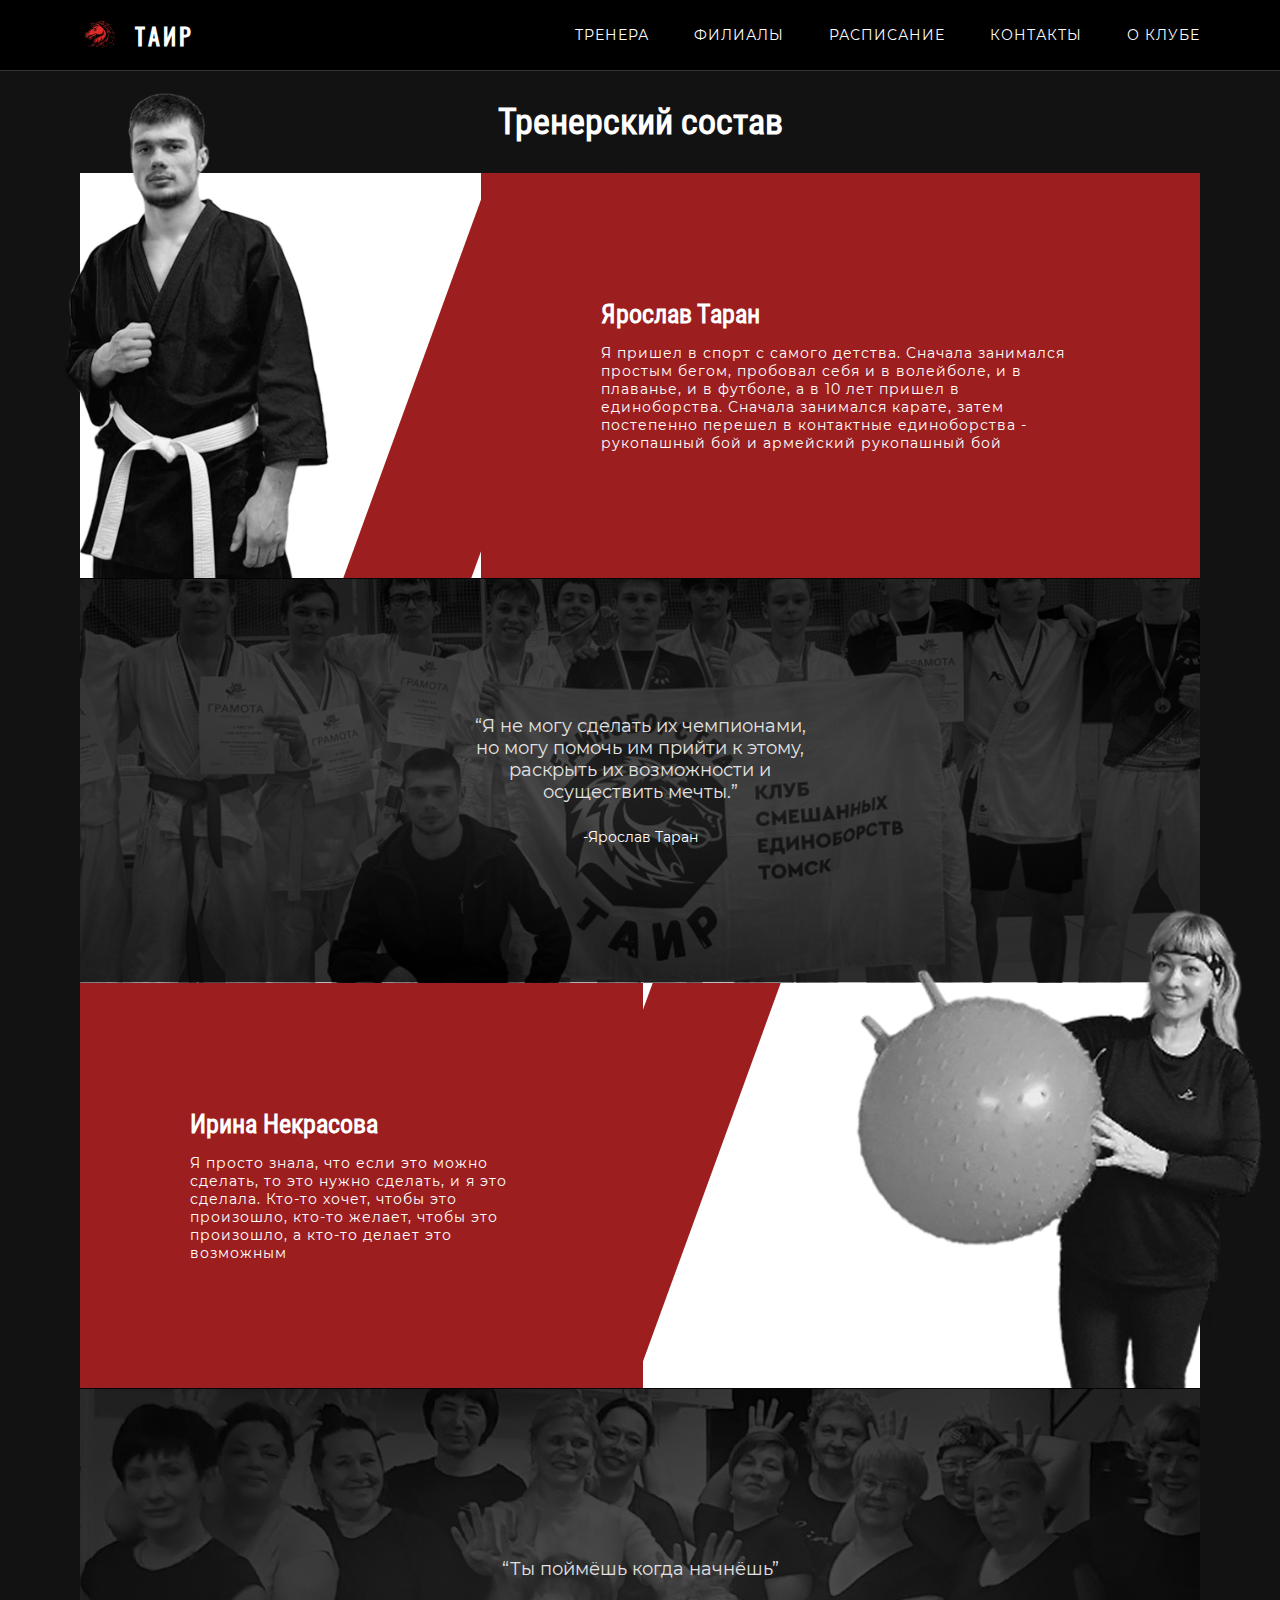
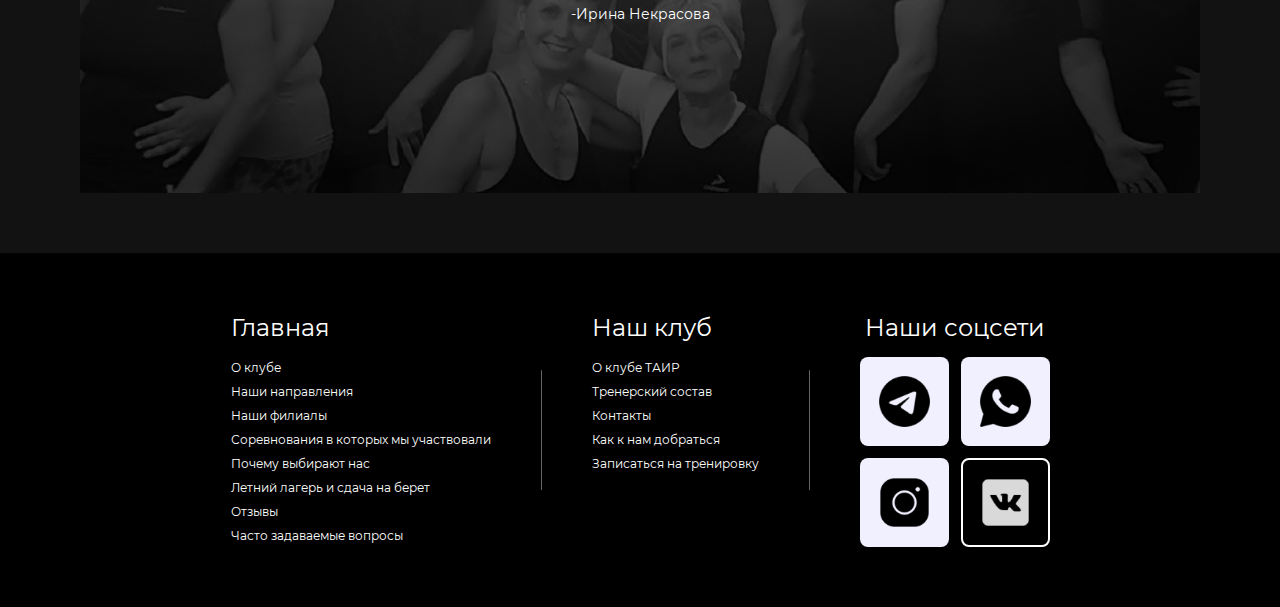
<file: pages/сoaching-staff.html>
<!DOCTYPE html>
<html lang="ru">

<head>
    <meta charset="UTF-8">
    <meta name="viewport" content="width=device-width, initial-scale=1.0">
    <title>ТАИР - Тренерский состав</title>
    <link rel="stylesheet" href="..\css\styles.css">
    <link rel="stylesheet" href="../css/style-coaching-staff.css">
</head>

<body>

    <header class="main-header">
        <div class="container header-container">
            <div class="logo">
                <img src="..\src\assets\tair_logo.png" alt="Логотип ТАИР">
                <span class="logo-text"><a href="/index.html">ТАИР</a></span>
            </div>
            <nav class="main-nav">
                <ul>
                    <li><a href="#">ТРЕНЕРА</a></li>
                    <li><a href="#">ФИЛИАЛЫ</a></li>
                    <li><a href="#">РАСПИСАНИЕ</a></li>
                    <li><a href="#">КОНТАКТЫ</a></li>
                    <li><a href="#">О КЛУБЕ</a></li>
                </ul>
            </nav>
        </div>
    </header>

    <h1>Тренерский состав</h1>

    <section class="trainer-yaroslav-section">
        <div class="container">
            <div class="trainer-yaroslav-content">
                <div class="trainer-yaroslav-image-container">
                    <img src="..\src\img\coaching-staff\yaroslav-coach.png" alt="Тренер Ярослав Таран">
                </div>

                <div class="trainer-yaroslav-text-container">
                    <div>
                        <h2>Ярослав Таран</h2>
                    </div>
                    <div>
                        <p>Я пришел в спорт с самого детства. Сначала занимался простым бегом, пробовал себя и в
                            волейболе,
                            и в плаванье, и в футболе, а в 10 лет пришел в единоборства. Сначала занимался карате, затем
                            постепенно перешел в контактные единоборства - рукопашный бой и армейский рукопашный бой</p>
                    </div>
                </div>
            </div>
        </div>
    </section>



    <section class="yaroslav-quote-section">
        <div class="container">
            <div class="yaroslav-quote-content">
                <div>
                    <p>“Я не могу сделать их чемпионами, но могу помочь им прийти к этому, раскрыть их возможности и
                        осуществить мечты.”</p>
                </div>
                <div>
                    <p>-Ярослав Таран</p>
                </div>
            </div>
        </div>
    </section>


    <section class="trainer-irina-section">
        <div class="container">
            <div class="trainer-irina-content">
                <div class="trainer-irina-text-container">
                    <div>
                        <h2>Ирина Некрасова</h2>
                    </div>
                    <div>
                        <p>Я просто знала, что если это можно сделать, то это нужно сделать, и я это сделала. Кто-то
                            хочет, чтобы это произошло, кто-то желает, чтобы это произошло, а кто-то делает это
                            возможным</p>
                    </div>
                </div>
                <div class="trainer-irina-image-container">
                    <img src="..\src\img\coaching-staff\irina-coach.png" alt="Тренер Ирина Некрасова">
                </div>

            </div>
        </div>
    </section>


    <section class="irina-quote-section">
        <div class="container">
            <div class="irina-quote-content">
                <div>
                    <p>“Ты поймёшь когда начнёшь”</p>
                </div>
                <div>
                    <p>-Ирина Некрасова</p>
                </div>
            </div>
        </div>
    </section>


    <footer class="footer-section">
        <div class="footer-content">
          <div class="footer-lists">
            <h3>Главная</h3>
            <p><a href="">О клубе</a></p>
            <p><a href="">Наши направления</a></p>
            <p><a href="">Наши филиалы</a></p>
            <p><a href="">Соревнования в которых мы участвовали</a></p>
            <p><a href="">Почему выбирают нас</a></p>
            <p><a href="">Летний лагерь и сдача на берет</a></p>
            <p><a href="">Отзывы</a></p>
            <p><a href="">Часто задаваемые вопросы</a></p>
          </div>
    
          <hr class="vertical">
    
          <div class="footer-lists">
            <h3>Наш клуб</h3>
            <p><a href="">О клубе ТАИР</a></p>
            <p><a href="">Тренерский состав</a></p>
            <p><a href="">Контакты</a></p>
            <p><a href="">Как к нам добраться</a></p>
            <p><a href="">Записаться на тренировку</a></p>
          </div>
    
          <hr class="vertical">
    
          <div class="footer-lists">
            <h3>Наши соцсети</h3>
            <div class="social-media">
              <div class="telegram social-media-card"><img src="..\src\assets\telegram-icon-black.png" alt="Телеграм иконка"></div>
              <div class="whatsapp social-media-card"><img src="..\src\assets\whatsapp-icon-black.png" alt="Ватсап иконка"></div>
              <div class="instagram social-media-card"><img src="..\src\assets\Instagram-icon-black.png" alt="Инстаграм иконка"></div>
              <div class="vk social-media-card"><img src="..\src\assets\vk-icon-white.png" alt="Вк иконка">
              </div>
              </div>
          </div>
    
        </div>
      </footer>



</body>

</html>
</file>
<file: css/styles.css>
html {
  font-size: 16px;
  scrollbar-width: thin;
  scrollbar-color: #a00 #0a0a0a;
}

:root {
  --padding-page: 5rem;
  --font-size-h2: 36px;
  --font-size-p: 14px;
  --dark-background-color: #121212;
  --padding-beteen-sections: 60px;
}

::-webkit-scrollbar {
  width: 8px;
  height: 8px;
}

::-webkit-scrollbar-track {
  background: #0a0a0a;
  border-radius: 4px;
}

::-webkit-scrollbar-thumb {
  background: #a00;
  border-radius: 4px;
  transition: background 0.2s ease;
}

::-webkit-scrollbar-thumb:hover {
  background: #c00;
}



@media (hover: none) and (pointer: coarse) {

  ::-webkit-scrollbar {
    display: none;
  }

  html {
    scrollbar-width: none;
  }
}




.button-base {
  padding: 10px 30px;
  font-family: 'Oswald';
  border-radius: 15px;
  font-size: 16px;
  color: white;
  border: none;
  cursor: pointer;
  transition: background 0.3s, transform 0.2s;
  letter-spacing: 1px;
}

* {
  margin: 0;
  padding: 0;
  box-sizing: border-box;
}

/* Oswald */
@font-face {
  font-family: 'Oswald';
  src: url("../fonts/Oswald.ttf") format('truetype');
  font-weight: normal;
  font-style: normal;
}

/* Roboto-condensed */
@font-face {
  font-family: 'Roboto-Condensed';
  src: url('../fonts/RobotoCondensed-Regular.ttf');
  font-weight: normal;
  font-style: normal;
}

/* Montserrat */
@font-face {
  font-family: 'Montserrat';
  src: url('../fonts/Montserrat-Regular.ttf');
  font-weight: normal;
  font-style: normal;
}


body {
  background-color: var(--dark-background-color);
  color: white;
}


/* -------------------------- шапка ----------------------------------- */
.main-header {
  background-color: #000;
  border-bottom: 1px solid #333;
  padding: 15px 0;
  position: sticky;
  top: 0;
  z-index: 1000;
}

.container {
  margin: 0 auto;
  padding: 0 var(--padding-page);
}

.header-container {
  display: flex;
  justify-content: space-between;
  align-items: center;
}

.logo {
  display: flex;
  align-items: center;
  gap: 15px;
}

.logo img {
  width: 40px;
  height: 40px;
  border-radius: 50%;
}

.logo-text {
  font-size: 24px;
  font-weight: bold;
  letter-spacing: 3px;
  font-family: 'Oswald';
}


.menu-toggle {
  display: none;
  flex-direction: column;
  background: none;
  border: none;
  cursor: pointer;
  padding: 5px;
}

.hamburger {
  width: 25px;
  height: 3px;
  background-color: white;
  margin: 3px 0;
  transition: 0.3s;
  border-radius: 2px;
}



.main-nav ul {
  display: flex;
  list-style: none;
  gap: 45px;
}

.main-nav a {
  color: white;
  text-decoration: none;
  font-size: 14px;
  text-transform: uppercase;
  letter-spacing: 1px;
  transition: color 0.2s;
  font-family: 'Montserrat';
}

.main-nav a:hover {
  color: #ddd;
}




@media (max-width: 768px) {
  .main-nav {
    position: fixed;
    top: 70px;
    left: 0;
    right: 0;
    background-color: #000;
    transform: translateY(-150%);
    transition: transform 0.3s ease-in-out;
    box-shadow: 0 10px 15px rgba(0, 0, 0, 0.3);
  }

  .main-nav.active {
    transform: translateY(0);
  }

  .main-nav ul {
    flex-direction: column;
    gap: 0;
    padding: 20px 0;
  }

  .main-nav li {
    width: 100%;
    padding: 12px 0;
    border-bottom: 1px solid #333;
  }

  .main-nav li:last-child {
    border-bottom: none;
  }

  .main-nav a {
    display: block;
    padding: 0 20px;
    font-size: 16px;
  }

  .menu-toggle {
    display: flex;
  }


  .menu-toggle.active .hamburger:nth-child(1) {
    transform: rotate(-45deg) translate(-5px, 6px);
  }

  .menu-toggle.active .hamburger:nth-child(2) {
    opacity: 0;
  }

  .menu-toggle.active .hamburger:nth-child(3) {
    transform: rotate(45deg) translate(-5px, -6px);
  }
}


@media (max-width: 480px) {
  .logo-text {
    font-size: 20px;
    letter-spacing: 2px;
  }

  .main-nav a {
    font-size: 15px;
  }

  .main-nav li {
    padding: 10px 0;
  }
}





/* -------------------------- hero section ---------------------------- */
.hero {
  padding: 0 var(--padding-page);
  height: 1000px;
  background: url('../src/assets/hero-photo-2.png') no-repeat;
  background-size: 70% auto;
  background-position: top;
  display: flex;
  align-items: center;
  justify-content: flex-start;
  position: relative;
  overflow: hidden;

}


.hero-content {
  text-align: left;
  z-index: 2;
  max-width: 800px;
}


.hero-subtitle {
  font-size: 18px;
  margin-bottom: 30px;
  opacity: 0.8;
  font-family: 'Montserrat';
}

.cta-button {
  background: linear-gradient(#9F040D, #690208);
  text-transform: uppercase;
}

.cta-button:hover {
  background: rgb(141, 69, 69);
  transform: scale(1.05);
}

/* Адаптивность */

@media(min-width: 1700px) {
  .hero {
    height: 1200px;
  }
}

@media(max-width: 1199px) {
  .hero {
    height: 800px;
  }
}

@media (max-width: 992px) {
  .hero {
    justify-content: center;
  }

  .hero-content {
    padding-top: 200px;
  }
}


@media (max-width: 768px) {
  .hero {
    height: 400px;
    justify-content: center;
  }

  .hero-content {
    padding-top: 150px;
  }

  .header-container {
    flex-direction: column;
    gap: 15px;
  }

  .main-nav ul {
    gap: 15px;
    flex-wrap: wrap;
    justify-content: center;
  }

  .hero-title {
    font-size: 80px;
  }

  .hero-subtitle {
    font-size: 16px;
  }
}





/* ---------------------- О клубе ТАИР ------------------------- */

.about-club {
  background-color: var(--dark-background-color);
  padding: 0 var(--padding-beteen-sections);
  position: relative;
  height: auto;
  margin-top: -250px;
}

.about-club-content {
  display: flex;
  gap: 40px;
  align-items: center;
  align-content: stretch;
  justify-content: space-between;
  height: auto;

}

.about-club-image {
  flex: 0 0 35%;
  overflow: hidden;
  border-radius: 10px;
}

.about-club-image img {
  width: 100%;
  height: auto;
  object-fit: cover;
  transition: transform 0.3s ease;
}

.about-club-image img:hover {
  transform: scale(1.02);
}

.about-club-text-and-image {
  flex: 0 0 60%;
  border-radius: 10px;
  backdrop-filter: blur(5px);
}

.about-club-text-and-image h2 {
  font-size: var(--font-size-h2);
  font-family: 'Roboto-Condensed';
  margin-bottom: 20px;
  letter-spacing: 1px;
}

.about-club-text-and-image p {
  font-size: var(--font-size-p);
  font-family: 'Montserrat';
  line-height: 1.6;
  margin-bottom: 30px;
  opacity: 0.9;
}

.about-club-group-image {
  width: 100%;
  overflow: hidden;
  border-radius: 8px;
  margin-top: 20px;
}

.about-club-group-image img {
  width: 100%;
  height: auto;
  object-fit: cover;
  transition: transform 0.3s ease;
}

.about-club-group-image img:hover {
  transform: scale(1.03);
}

.about-club-button,
.view-the-halls-button {
  display: flex;
  justify-content: end;
  text-align: center;
  margin-top: 30px;
}

.cta-about-club-button {
  background: linear-gradient(#9F040D, #690208);
  text-transform: uppercase;
}




/* Адаптивность */

@media (max-width: 1199px) {
  .about-club-content {
    gap: 30px;
  }

  .about-club-image {
    flex: 0 0 40%;
  }

  .about-club-text-and-image {
    flex: 0 0 55%;
  }
}

@media (max-width: 992px) {
  .about-club-content {
    flex-direction: column;
    gap: 30px;

    align-items: center;
    justify-content: center;
  }

  .about-club-image,
  .about-club-text-and-image {
    flex: 0 0 100%;
    width: 100%;
  }

  .about-club {
    margin-top: -90px;
  }
}

@media (max-width: 768px) {
  .about-club-content {
    gap: 25px;
    padding-top: 190px;
    align-items: center;

  }

  .about-club-text-and-image h2 {
    font-size: calc(var(--font-size-h2) * 0.85);
  }

  .about-club-text-and-image p {
    font-size: calc(var(--font-size-p) * 0.9);
  }

  .about-club-group-image {
    margin-top: 15px;
  }

  .about-club-button {
    justify-content: center;
  }
}

@media (max-width: 576px) {
  .about-club {
    padding: 60px 20px;
  }

  .about-club-content {
    gap: 20px;
    padding: 0 10px;
  }

  .about-club-text-and-image {
    padding: 15px;
  }

  .about-club-text-and-image h2 {
    font-size: 24px;
    margin-bottom: 15px;
  }

  .about-club-text-and-image p {
    font-size: 14px;
    margin-bottom: 20px;
    line-height: 1.5;
  }

  .about-club-group-image {
    margin-top: 15px;
  }

  .about-club-button {
    margin-top: 20px;
  }
}

@media (max-width: 480px) {
  .about-club {
    padding: 50px 15px 30px;
  }

  .about-club-content {
    gap: 15px;
  }

  .about-club-text-and-image h2 {
    font-size: 22px;
  }

  .about-club-text-and-image p {
    font-size: 13px;
  }
}






/* --------------------------- Наши направления --------------------------- */

.directions {
  background: linear-gradient(135deg, #500, #200);
  padding: 80px var(--padding-page);
  margin: 80px 0 0 0px;
  box-shadow: #000;
  box-shadow: inset 0 70px 40px -30px rgba(0, 0, 0, 0.6),
    inset 0 -70px 40px -30px rgba(0, 0, 0, 0.6);
}

.section-title {
  font-size: var(--font-size-h2);
  text-align: center;
  margin-bottom: 40px;
  letter-spacing: 1px;
  color: white;
  position: relative;
  font-family: 'Roboto-Condensed';
}



/* -------------------------- Карточки направлений start -------------------------- */


.directions-grid {
  display: grid;
  grid-template-columns: repeat(3, 1fr);
  gap: 20px;
}

.card {
  background: #000;
  border-radius: 15px;
  overflow: hidden;
  box-shadow: 0 5px 20px rgba(0, 0, 0, 0.5);
  transition: transform 0.3s ease, box-shadow 0.3s ease;
  width: 100%;
  padding: 12px;
}

.card:hover {
  transform: translateY(-5px);
  box-shadow: 0 10px 30px rgba(0, 0, 0, 0.6);
}

.card img {
  width: 100%;
  height: auto;
  object-fit: cover;
  border-radius: 6px;
  transition: transform 0.4s ease;
}

.card:hover img {
  transform: scale(1.03);
}

.card-content {
  padding: 15px;
  text-align: center;
}

.card-content h3 {
  font-weight: 400;
  font-family: 'Oswald';
  color: white;
  font-size: 18px;
  margin: 0;
  letter-spacing: 1.5px;
}

/* -------------------------- Карточки направлений end -------------------------- */







/* --------------------------- Наши филиалы --------------------------- */

.branch-container {
  padding-top: var(--padding-beteen-sections);
}

.branches-grid {
  display: grid;
  grid-template-columns: 1fr 1fr;
  gap: 96px;
  position: relative;
}

.branch-card {
  background: rgba(0, 0, 0);
  border-radius: 28px;
  padding: 25px;
  transition: transform 0.3s ease;
  position: relative;
}

.branch-card:hover {
  transform: translateY(-5px);
  box-shadow: 0 10px 30px rgba(0, 0, 0, 0.6);
}

.branch-card h3 {
  font-size: 36px;
  margin-bottom: 20px;
  color: #A1A1A1;
  text-align: center;
  letter-spacing: 2px;
  font-family: 'Oswald';
}

.branch-info {
  margin-bottom: 50px;
  display: flex;
  flex-direction: column;
  gap: 30px;
  justify-content: space-evenly;
}

.branch-info-icon {
  height: 36px;
  width: auto;
}

.info-item {
  display: flex;
  align-items: center;
  gap: 25px;
  margin-bottom: 10px;
  color: #A1A1A1;
  font-size: 16px;
  font-family: 'Montserrat';
}

.info-item .column {
  display: flex;
  flex-direction: column;
  gap: 4px;
}

.cta-btn-branches {
  background: linear-gradient(#9F040D, #690208);
  text-transform: uppercase;
}


.gloves-icon {
  width: 150px;
  position: absolute;
  top: 220px;
  right: 0px;
  height: auto;
  filter: drop-shadow(0 0 3px rgba(0, 0, 0, 0.3));
}

.gloves-icon-black {
  width: 150px;
  position: absolute;
  top: 120px;
  right: 0px;
  height: auto;
  filter: drop-shadow(0 0 3px rgba(0, 0, 0, 0.3));
}



.cta-view-the-halls-button {
  background: black;
}





/* Адаптивность */

@media (max-width: 1199px) {
  .directions-grid {
    grid-template-columns: repeat(2, 1fr);
  }
  
  .branches-grid {
    gap: 60px;
  }
  
  .branch-card h3 {
    font-size: 32px;
  }
}



@media (max-width: 992px) {
  .directions {
    padding: 60px var(--padding-page);
  }
  
  .section-title {
    font-size: calc(var(--font-size-h2) * 0.9);
  }
  
  .directions-grid {
    grid-template-columns: 1fr;
    max-width: 500px;
    margin: 0 auto;
  }
  
  .branches-grid {
    grid-template-columns: 1fr;
    gap: 40px;
  }
  
  .branch-card {
    padding: 20px;
    margin: 0 auto;
    max-width: 500px;
  }
  
  .branch-card h3 {
    font-size: 28px;
    margin-bottom: 15px;
  }
  
  .branch-info {
    margin-bottom: 40px;
    gap: 20px;
  }
  
  .info-item {
    gap: 15px;
    font-size: 14px;
  }
  
  .branch-info-icon {
    height: 30px;
  }
  
  .gloves-icon,
  .gloves-icon-black {
    width: 120px;
    top: auto;
    bottom: 20px;
    right: 20px;
  }
  
  .gloves-icon {
    top: auto;
  }
}

@media (max-width: 768px) {
  .directions {
    padding: 50px 20px;
    margin: 60px 0 0 0;
  }
  
  .section-title {
    font-size: 26px;
    margin-bottom: 30px;
  }
  
  .card {
    padding: 10px;
  }
  
  .card-content {
    padding: 12px;
  }
  
  .card-content h3 {
    font-size: 16px;
  }
  
  .branch-card {
    padding: 18px;
    border-radius: 20px;
  }
  
  .branch-card h3 {
    font-size: 24px;
  }
  
  .info-item {
    gap: 12px;
    font-size: 13px;
  }
  
  .branch-info-icon {
    height: 25px;
  }
  
  .gloves-icon,
  .gloves-icon-black {
    width: 100px;
    bottom: 15px;
    right: 15px;
  }
}



@media (max-width: 576px) {
  .directions {
    padding: 40px 15px;
    margin: 50px 0 0 0;
  }
  
  .section-title {
    font-size: 24px;
    margin-bottom: 25px;
  }
  
  .directions-grid {
    gap: 15px;
  }
  
  .card {
    padding: 8px;
  }
  
  .card-content {
    padding: 10px;
  }
  
  .card-content h3 {
    font-size: 15px;
    letter-spacing: 1px;
  }
  
  .branch-container {
    padding-top: 50px;
  }
  
  .branch-card {
    padding: 15px;
    border-radius: 16px;
    width: 100%;
  }
  
  .branch-card h3 {
    font-size: 22px;
    margin-bottom: 12px;
  }
  
  .branch-info {
    margin-bottom: 35px;
    gap: 18px;
  }
  
  .info-item {
    gap: 10px;
    font-size: 12px;
    align-items: flex-start;
  }
  
  .info-item .column {
    gap: 3px;
  }
  
  .branch-info-icon {
    height: 22px;
    margin-top: 2px;
  }
  
  .gloves-icon,
  .gloves-icon-black {
    width: 80px;
    height: auto;
    bottom: 10px;
    right: 10px;
  }
  
  .view-the-halls-button {
    margin-top: 35px;
    justify-content: center;
  }
  
  .cta-view-the-halls-button {
    padding: 12px 20px;
    font-size: 14px;
  }
}

@media (max-width: 480px) {
  .section-title {
    font-size: 22px;
  }
  
  .card-content h3 {
    font-size: 14px;
  }
  
  .branch-card h3 {
    font-size: 20px;
  }
  
  .info-item {
    gap: 8px;
    font-size: 11px;
  }
  
  .branch-info-icon {
    height: 20px;
  }
  
  .gloves-icon,
  .gloves-icon-black {
    width: 50px;
  }
  .gloves-icon-black {
    bottom: -20px;
  }
}




/* --------------------- Соревнования в которых мы участвовали ------------------------ */


.competitions {
  background: #000;
  padding: var(--padding-beteen-sections) 0;
  position: relative;
}

.competitions-slider {
  overflow: hidden;
  position: relative;
  margin-top: 30px;
}

.slider-track {
  display: flex;
  animation: slideLeft 20s linear infinite;
  gap: 20px;
}

@keyframes slideLeft {
  0% {
    transform: translateX(0);
  }

  100% {
    transform: translateX(-50%);
  }
}

.slide {
  min-width: 500px;
  border-radius: 15px;
  overflow: hidden;
  box-shadow: 0 5px 2px rgb(0, 0, 0) inset;
  position: relative;
}

.slide img {
  width: 100%;
  height: 300px;
  object-fit: cover;
  transition: transform 0.4s ease;
}

.slide:hover img {
  transform: scale(1.05);
}

.slide-caption {
  position: absolute;
  bottom: 0;
  left: 0;
  right: 0;
  background: linear-gradient(to top, rgba(0, 0, 0, 0.8), transparent);
  color: white;
  padding: 15px;
  font-size: 16px;
  text-align: center;
  letter-spacing: 0.5px;
  transition: background 0.3s;
  font-family: 'Montserrat';
}

.slide:hover .slide-caption {
  background: linear-gradient(to top, rgba(0, 0, 0, 0.9), transparent);
}




@media (max-width: 1199px) {
  .slide {
    min-width: 400px;
  }
  
  .slide img {
    height: 250px;
  }
}

@media (max-width: 992px) {
  .competitions {
    padding: 60px var(--padding-page);
  }
  
  .slider-track {
    gap: 15px;
  }
  
  .slide {
    min-width: 300px;
  }
  
  .slide img {
    height: 200px;
  }
  
  .slide-caption {
    font-size: 15px;
    padding: 12px;
  }
}

@media (max-width: 768px) {
  .competitions {
    padding: 60px 20px;
  }

  .slider-track {
    gap: 12px;
    animation-duration: 25s;
  }
  
  .slide {
    min-width: 280px;
  }
  
  .slide img {
    height: 180px;
  }
  
  .slide-caption {
    font-size: 14px;
    padding: 10px;
  }
}

@media (max-width: 576px) {
  .slider-track {
    gap: 10px;
    animation-duration: 15s;
  }
  
  .slide {
    min-width: 220px;
  }
  
  .slide img {
    height: 140px;
  }
  
  .slide-caption {
    font-size: 12px;
    padding: 8px;
    letter-spacing: 0.3px;
  }
}

@media (max-width: 480px) {
  .slide {
    min-width: 200px;
  }
  
  .slide img {
    height: 120px;
  }
  
  .slide-caption {
    font-size: 11px;
    padding: 6px;
  }
}

@media (max-width: 400px) {
  .slider-track {
    animation-duration: 15s;
  }
  
  .slide {
    min-width: 180px;
  }
  
  .slide img {
    height: 100px;
  }
}




/* --------------------- Почему выбирают нас ---------------------- */


.why-us {
  background: #000;
  padding: var(--padding-beteen-sections) 0;
}

.why-us-flex {
  display: flex;
  flex-direction: row;
  flex-wrap: wrap;
  gap: 20px;
  justify-content: space-between;
}

.why-card {
  display: flex;
  flex-direction: column;
  gap: 20px;
  border-radius: 15px;
  overflow: hidden;
  box-shadow: 0 5px 20px rgba(0, 0, 0, 0.5);
  transition: transform 0.3s ease;
  flex: 1; 
  min-width: 250px; 
  max-width: calc(50% - 10px);
}

.why-card:hover {
  transform: translateY(-5px);
  box-shadow: 0 10px 30px rgba(0, 0, 0, 0.6);
}

.why-card img {
  width: 100%;
  height: 300px;
  object-fit: cover;
  border-radius: 12px;
  flex-shrink: 0;
}



.card-text {
  text-align: center;
  display: flex;
  align-items: center;
  justify-content: center;
  padding: 20px;
  height: 140px;
  width: auto;
  background: #5C0106;
  backdrop-filter: blur(5px);
  transition: background 0.3s;
  border-radius: 12px;
}

.card-text.top {
  order: -1;
}
.card-text.bottom {
  order: 1; 
}

.card-text h3 {
  color: white;
  font-size: 24px;
  font-family: 'Roboto-Condensed';
  letter-spacing: 1px;
  text-transform: uppercase;
  margin: 0;
  word-break: break-word;
}


/* Адаптивность */

@media (max-width: 1199px) {
  .why-card {
    max-width: calc(50% - 10px);
  }
  
  .why-card img {
    height: 250px;
  }
  
  .card-text {
    padding: 15px;
  }
  
  .card-text h3 {
    font-size: 22px;
  }
}



@media (max-width: 992px) {
  .why-us-flex {
    flex-direction: row;
    justify-content: space-between;
  }
  
  .why-card {
    max-width: calc(50% - 10px);
    min-width: 200px;
  }
  
  .why-card img {
    height: 200px;
  }
  
  .card-text {
    padding: 12px;
  }
  
  .card-text h3 {
    font-size: 20px;
  }
}

@media (max-width: 768px) {
  .why-us-flex {
    flex-direction: column;
    align-items: center;
  }
  
  .why-card {
    max-width: 100%;
    width: 100%;
    min-width: auto;
  }
  
  .why-card img {
    height: 180px;
  }
  
  .card-text h3 {
    font-size: 18px;
  }
}

@media (max-width: 576px) {
  .why-us {
    padding: 60px 20px;
  }
  
  .why-card {
    gap: 15px;
  }
  
  .why-card img {
    height: 150px;
  }
  
  .card-text {
    padding: 10px;
    height: 120px;
  }
  
  .card-text h3 {
    font-size: 16px;
    letter-spacing: 0.5px;
  }
}

@media (max-width: 480px) {
  .why-card img {
    height: 120px;
  }
  
  .card-text {
    padding: 8px;
    height: 100px;
  }
  
  .card-text h3 {
    font-size: 14px;
  }
}




/* ---------------------------- Летний лагерь и сдача на берет --------------------------- */

.summer-camp {
  background: linear-gradient(135deg, #470105 0%, #690208 100%);
  padding: var(--padding-beteen-sections) 0;
}

.summer-camp-content {
  display: flex;
  flex-wrap: wrap;
  gap: 20px;
  justify-content: space-between;
  align-items: stretch;
}

.summer-camp-flex {
  display: flex;
  flex-direction: column;
  gap: 20px;
  flex: 1;
  min-width: 250px;
  max-width: calc(33.333% - 14px);
}

.summer-camp-card {
  display: flex;
  flex-direction: column;
  gap: 10px;
  background: rgb(219 42 42 / 10%);
  box-shadow: 0 5px 30px rgba(0, 0, 0, 0.4);
  border-radius: 15px;
  padding: 20px;
  transition: transform 0.3s ease, box-shadow 0.3s ease;
  height: 100%;
}


.summer-camp-card:hover {
  transform: translateY(-5px);
  box-shadow: 0 10px 30px rgba(0, 0, 0, 0.4);
  background: rgba(255, 68, 68, 0.1);
}

.summer-camp-card img {
  width: 100%;
  height: 200px;
  object-fit: cover;
  border-radius: 12px;
  box-shadow: 4px 4px 14px 1px rgba(0, 0, 0, 0.6);
  transition: transform 0.3s ease;
}

.summer-camp-card:hover img {
  transform: scale(1.02);
}

.summer-camp-card > div:nth-child(2) {
  display: flex;
  align-items: center;
  justify-content: center;
}

.summer-camp-card h3 {
  color: white;
  font-size: 22px;
  font-family: 'Roboto-Condensed';
  letter-spacing: 1px;
  font-weight: 400;
  margin: 0;
  text-align: center;
}

/* Адаптивность */
@media (max-width: 1199px) {
  .summer-camp-flex {
    max-width: calc(50% - 10px); 
  }
  
  .summer-camp-card img {
    height: 180px;
  }
  
  .summer-camp-card h3 {
    font-size: 20px;
  }
}

@media (max-width: 992px) {
  .summer-camp {
    padding: 60px var(--padding-page);
  }
  
  .summer-camp-content {
    gap: 30px;
  }
  
  .summer-camp-flex {
    max-width: 100%;
    min-width: auto;
  }
  
  .summer-camp-card img {
    height: 160px;
  }
  
  .summer-camp-card h3 {
    font-size: 18px;
  }
}

@media (max-width: 768px) {
  .summer-camp-content {
    flex-direction: column;
    align-items: center;
  }
  
  .summer-camp-flex {
    width: 100%;
    max-width: 100%;
  }
  
  .summer-camp-card img {
    height: 150px;
  }
}

@media (max-width: 576px) {
  .summer-camp-card {
    padding: 15px;
  }
  
  .summer-camp-card img {
    height: 140px;
  }
  
  .summer-camp-card h3 {
    font-size: 16px;
    letter-spacing: 0.5px;
  }
}

@media (max-width: 480px) {
  .summer-camp {
    padding: 50px 20px;
  }
  
  .summer-camp-card img {
    height: 120px;
  }
  
  .summer-camp-card h3 {
    font-size: 15px;
  }
  
  .summer-camp-content {
    gap: 20px;
  }
  
  .summer-camp-card {
    padding: 12px;
  }
}





/* --------------------- Отзывы ----------------------- */

.reviews {
  background: #111111;
  padding: var(--padding-beteen-sections) 0;
}

.reviews-content{
  display: flex;
  flex-direction: row;
  align-items: center;
  gap: 1rem;
  justify-content: center;
}

.reviews-slider {
  display: flex;
  align-items: center;
  gap: 20px;
  justify-content: center;
  position: relative;
  overflow: hidden;
}

.reviews-track {
  display: flex;
  gap: 20px;
  transition: transform 0.3s ease-in-out;
  min-width: 0;
}

.review-card {
  display: flex;
  flex-direction: column;
  border: 1px solid #fff;
  border-radius: 15px;
  min-width: 350px;
  max-width: 350px;
  padding: 30px;
  gap: 20px;
  background: rgba(255, 255, 255, 0.05);
  transition: transform 0.3s ease, box-shadow 0.3s ease;
}

.review-card:hover {
  transform: translateY(-5px);
  box-shadow: 0 10px 40px rgba(123, 0, 2, 0.6);
  background: rgba(255, 255, 255, 0.08);
}

.review-card h3 {
  font-family: 'Montserrat';
  font-weight: 400;
  font-size: 20px;
  color: white;
  margin: 0;
  text-align: center;
}

.stars {
  display: flex;
  justify-content: center;
  gap: 5px;
}

.stars img {
  width: 24px;
  height: 24px;
}

.review-card p {
  color: white;
  font-family: 'Montserrat';
  font-weight: 300;
  text-align: left;
  font-size: 14px;
  letter-spacing: 0.5px;
  line-height: 1.6;
  margin: 0;
}

.nav-btn {
  background: none;
  border: none;
  cursor: pointer;
  padding: 10px;
  border-radius: 50%;
  background: rgba(255, 255, 255, 0.1);
  transition: background 0.3s ease, transform 0.2s ease;
  display: flex;
  align-items: center;
  justify-content: center;
}

.nav-btn:hover {
  background: rgba(255, 255, 255, 0.2);
  transform: scale(1.1);
}

.nav-btn:active {
  transform: scale(0.95);
}

/* Адаптивность */
@media (max-width: 1199px) {
  .review-card {
    min-width: 320px;
    max-width: 320px;
    padding: 25px;
  }
  
  .review-card h3 {
    font-size: 18px;
  }
  
  .stars img {
    width: 22px;
    height: 22px;
  }
  
  .review-card p {
    font-size: 13px;
    letter-spacing: 0.3px;
  }
}

@media (max-width: 992px) {
  .reviews {
    padding: 60px var(--padding-page);
  }
  
  .reviews-slider {
    gap: 15px;
  }
  
  .review-card {
    min-width: 280px;
    max-width: 280px;
    padding: 20px;
  }
  
  .review-card h3 {
    font-size: 17px;
  }
  
  .stars img {
    width: 20px;
    height: 20px;
  }
  
  .review-card p {
    font-size: 12px;
    line-height: 1.5;
  }
  
  .nav-btn {
    padding: 8px;
  }
}

@media (max-width: 768px) {
  .reviews-slider {
    gap: 10px;
  }
  
  .review-card {
    min-width: 250px;
    max-width: 250px;
    padding: 18px;
  }
  
  .review-card h3 {
    font-size: 16px;
  }
  
  .stars img {
    width: 18px;
    height: 18px;
  }
  
  .review-card p {
    font-size: 11px;
    letter-spacing: 0.2px;
  }
}

@media (max-width: 576px) {
  .reviews-content {
    flex-direction: column;
    gap: 15px;
  }
  
  .reviews-slider {
    width: 100%;
    order: 1; 
  }
  
  .reviews-track {
    width: 100%;
    justify-content: center;
  }
  
  .review-card {
    min-width: 100%;
    max-width: 100%;
    width: 100%;
  }
  

  .reviews-content > :first-child { 
    order: 2;
  }
  
  .reviews-content > :last-child { 
    order: 3;
  }
  
  .nav-btn {
    align-self: center;
    width: 60px;
    height: 60px;
  }
  
  .review-card h3 {
    font-size: 18px;
  }
  
  .review-card p {
    font-size: 14px;
    letter-spacing: 0.5px;
  }
}

@media (max-width: 480px) {
  .reviews {
    padding: 50px 15px;
  }
  
  .review-card {
    padding: 15px;
  }
  
  .review-card h3 {
    font-size: 16px;
  }
  
  .stars img {
    width: 16px;
    height: 16px;
  }
  
  .review-card p {
    font-size: 13px;
  }
  
  .nav-btn {
    width: 50px;
    height: 50px;
  }
}

@media (max-width: 360px) {
  .review-card h3 {
    font-size: 15px;
  }
  
  .review-card p {
    font-size: 12px;
  }
  
  .stars img {
    width: 14px;
    height: 14px;
  }
}



/* --------------- Часто задаваемы вопросы -------------------- */

.faq-section {
  background: #111111;
  padding: var(--padding-beteen-sections) 0;
}

.faq-question {
  position: relative;
  display: flex;
  flex-direction: column;
  width: 100%;
  padding: 10px 30px 10px 10px;
  font-size: 18px;
  font-weight: 500;
  border-bottom: 1px solid #a6a6a67d;
  line-height: 30px;
  font-family: 'Montserrat';
}

.faq-question:hover,
.faq-question:hover::after {
  cursor: pointer;
  font-weight: bold;
}

.faq-question.active {
  border-bottom: 1px solid;
  font-weight: bold;
}

.faq-question::after {
  content: '+';
  position: absolute;
  float: right;
  right: 1rem;
  font-size: 30px;
  width: 30px;
  height: 30px;
  text-align: center;
}

.faq-question.active::after {
  content: '-';
}

.faq-answer {
  opacity: 0;
  padding: 0 20px;
  max-height: 0;
  overflow: hidden;
  transition: all 0.2s ease 0.15s;
}

.faq-answer p {
  font-family: 'Montserrat';
  font-weight: 100;
  font-size: 16px;
}

.faq-answer.active {
  opacity: 1;
  padding: 20px;
  max-height: 100%;
  transition: all 0.35s ease 0.15s;
}





/* -------------------------------- Контакты ------------------------------------ */

.contacts {
  background: #620208;
  padding: var(--padding-beteen-sections) 0;
}

.contacts-content {
  display: flex;
  flex-direction: column;

}

.contacts-three-blocks {
  display: flex;
  flex-direction: row;
  font-family: 'Oswald';
  gap: 50px;
  margin-bottom: 50px;
}

.contacts-three-blocks p {
  font-size: 20px;
  margin: 0;
}

.contacts-card {
  display: flex;
  flex-direction: column;
  background: #000;
  padding: 30px;
  border-radius: 12px;
  justify-content: flex-start;
  box-shadow: 0 5px 20px rgba(0, 0, 0, 0.3);
  transition: transform 0.3s ease;
}

.contacts-card:hover {
  transform: translateY(-5px);
}

.contacts-icons {
  width: 50px;
  height: auto;
}


.contacts-phones {
  flex: 1;
}

.contacts-adresses {
  flex: 2;
}

.contacts-messengers {
  flex: 1;
}


.contacts-row {
  display: flex;
  flex-direction: row;
  align-items: center;
  justify-content: flex-start;
  gap: 20px;
  margin-bottom: 15px;
}
.contacts-row:last-child {
  margin-bottom: 0;
}

.contacts-header {
  display: flex;
  flex-direction: row;
  justify-content: center;
  font-size: 26px;
  margin-bottom: 20px;
  letter-spacing: 1px;
  color: white;
}


/* ---------------- Карта 2ГИС ------------------------ */

.contacts-map {
  scroll-margin-top: 90px;
  width: 100%;
  margin: 0 auto;
  border-radius: 12px;
  overflow: hidden;
  box-shadow: 0 5px 25px rgba(0, 0, 0, 0.4);
}

.contacts-map iframe {
  width: 100%;
  height: 500px;
  border: none;
}

/* Адаптивность */
@media (max-width: 1199px) {
  .contacts-three-blocks {
    gap: 30px;
  }
  
  .contacts-three-blocks p {
    font-size: 18px;
  }
  
  .contacts-icons {
    width: 45px;
  }
  
  .contacts-header {
    font-size: 24px;
  }
  
  .contacts-map iframe {
    height: 450px;
  }
}

@media (max-width: 992px) {
  .contacts {
    padding: 60px var(--padding-page);
  }
  
  .contacts-three-blocks {
    gap: 25px;
  }
  
  .contacts-three-blocks p {
    font-size: 16px;
  }
  
  .contacts-icons {
    width: 40px;
  }
  
  .contacts-header {
    font-size: 22px;
  }
  
  .contacts-card {
    padding: 25px;
  }
  
  .contacts-map iframe {
    height: 400px;
  }
}

@media (max-width: 768px) {
  .contacts-three-blocks {
    flex-direction: column;
    gap: 20px;
  }
  
  .contacts-phones,
  .contacts-adresses,
  .contacts-messengers {
    flex: none;
  }
  
  .contacts-three-blocks p {
    font-size: 15px;
  }
  
  .contacts-icons {
    width: 35px;
  }
  
  .contacts-header {
    font-size: 20px;
  }
  
  .contacts-card {
    padding: 20px;
  }
  
  .contacts-row {
    justify-content: flex-start;
  }
  
  .contacts-map iframe {
    height: 350px;
  }
}

@media (max-width: 576px) {
  .contacts-three-blocks {
    gap: 15px;
  }
  
  .contacts-three-blocks p {
    font-size: 14px;
  }
  
  .contacts-icons {
    width: 30px;
  }
  
  .contacts-header {
    font-size: 18px;
  }
  
  .contacts-card {
    padding: 18px;
  }
  
  .contacts-row {
    gap: 15px;
  }
  
  .contacts-map {
    margin-top: 30px;
  }
  
  .contacts-map iframe {
    height: 300px;
  }
}

@media (max-width: 480px) {
  .contacts {
    padding: 50px 15px;
  }
  
  .contacts-three-blocks {
    gap: 12px;
  }
  
  .contacts-three-blocks p {
    font-size: 13px;
  }
  
  .contacts-icons {
    width: 28px;
  }
  
  .contacts-header {
    font-size: 16px;
  }
  
  .contacts-card {
    padding: 15px;
  }
  
  .contacts-row {
    gap: 12px;
  }
  
  .contacts-map iframe {
    height: 250px;
  }
}

@media (max-width: 360px) {
  .contacts-three-blocks p {
    font-size: 12px;
  }
  
  .contacts-icons {
    width: 25px;
  }
  
  .contacts-header {
    font-size: 15px;
  }
  
  .contacts-card {
    padding: 12px;
  }
  
  .contacts-row {
    gap: 10px;
  }
  
  .contacts-map iframe {
    height: 200px;
  }
}





/*  ------------------------ Смоетреть больше секция --------------------------------- */

.see-more-section {
  background: #620208;
  padding: var(--padding-beteen-sections) 0;
}

.see-more-content {
  display: flex;
  flex-direction: row;
  align-items: center;
  justify-content: space-between;

}

.see-more-content :nth-child(2) {
  display: flex;
  justify-content: flex-end;
}

.see-more-content> :nth-child(2) img {
  width: 70%;
  border-radius: 12px;
}

.see-more-redirection {
  display: flex;
  flex-direction: column;
  align-items: flex-start;
  justify-content: space-between;
  gap: 40px;
}

.see-more-redirection :nth-child(1) h2 {
  text-transform: uppercase;
  font-weight: 300;
  text-align: start;
}

.see-more-field {
  display: flex;
  flex-direction: row;
  border: 5px solid black;
  align-items: center;
  border-radius: 12px;


}

.see-more-field p {
  font-family: 'Montserrat';
  padding: 0 50px;
  font-size: 18px;
}



.see-more-icon-container {
  display: flex;
}

.see-more-icon-container img {
  height: 50px;
}


.see-more-field :last-child:hover {
  cursor: pointer;
}

.cta-button-see-more-up {
  padding-top: 50px;
  display: flex;
  justify-content: flex-end;

}

.cta-up-button {
  background: black;
}


@media (max-width: 1199px) {
  .see-more-content {
    gap: 30px;
  }
  
  .see-more-redirection {
    gap: 30px;
  }
  
  .see-more-field p {
    font-size: 16px;
    padding: 0 40px;
  }
  
  .see-more-icon-container img {
    height: 45px;
  }
  
  .see-more-content > :nth-child(2) img {
    max-width: 350px;
  }
}

@media (max-width: 992px) {
  .see-more-section {
    padding: 60px var(--padding-page);
  }
  
  .see-more-content {
    gap: 25px;
  }
  
  .see-more-redirection {
    gap: 25px;
  }
  
  .see-more-field p {
    font-size: 15px;
    padding: 0 30px;
  }
  
  .see-more-icon-container img {
    height: 40px;
  }
  
  .see-more-content > :nth-child(2) img {
    max-width: 300px;
  }
}

@media (max-width: 768px) {
  .see-more-content {
    flex-direction: column;
    gap: 30px;
    align-items: stretch;
  }
  
  .see-more-redirection {
    align-items: center;
    text-align: center;
    gap: 20px;
  }
  
  .see-more-redirection :nth-child(1) h2 {
    text-align: center;
  }
  
  .see-more-field {
    justify-content: center;
    max-width: 400px;
    /* margin: 0 auto; */
  }
  
  .see-more-field p {
    font-size: 14px;
    padding: 0 20px;
  }
  
  .see-more-icon-container img {
    height: 35px;
  }
  
  .see-more-content > :nth-child(2) {
    justify-content: center;
  }
  
  .see-more-content > :nth-child(2) img {
    height: 200px;
    width: auto;
  }
}

@media (max-width: 576px) {
  .see-more-content {
    gap: 25px;
  }
  
  .see-more-redirection {
    gap: 15px;
  }
  
  .see-more-field {
    gap: 10px;
    max-width: 300px;
  }
  

  .see-more-field p {
    font-size: 13px;
    padding: 0 15px;
    text-align: center;
  }
  
  .see-more-icon-container:first-child {
    order: 1;
  }
  
  .see-more-field p {
    order: 2;
  }
  
  .see-more-icon-container:last-child {
    order: 3;
  }
  
  .see-more-icon-container img {
    height: 30px;
  }
  
  .cta-button-see-more-up {
    padding-top: 30px;
  }
  
  .cta-up-button {
    padding: 10px 20px;
    font-size: 12px;
  }
}

@media (max-width: 480px) {
  .see-more-redirection {
    gap: 12px;
  }
  
  .see-more-field {
    max-width: 280px;
  }
  
  .see-more-field p {
    font-size: 12px;
    padding: 0 12px;
  }
  
  .see-more-icon-container img {
    height: 50px;
  }
  
  .see-more-content > :nth-child(2) img {
    border-radius: 8px;
  }
}

@media (max-width: 360px) {
  .see-more-field {
    max-width: 250px;
  }
  
  .see-more-field p {
    font-size: 11px;
    padding: 0 10px;
  }
  
  .see-more-icon-container img {
    height: 25px;
  }
}



/* --------------------------- Футер ------------------------- */

.footer-section {
  background: #000;
  padding: var(--padding-beteen-sections);
}

.footer-content {
  display: flex;
  flex-direction: row;
  justify-content: center;
  gap: 50px;
}

hr.vertical {
  border: 0;
  margin: 0;
  border-left: 1px solid rgba(255, 255, 255, 0.404);
  height: 120px;
  border-radius: 12px;
  float: left;
  align-self: center
}


.footer-lists {
  font-family: 'Montserrat';
  font-weight: 100;
  display: flex;
  flex-direction: column;
  gap: 5px;
}

.footer-lists a {
  text-decoration: none;
  color: #fff;
  font-size: 12px;
  transition: color 0.3s ease;
  padding: 2px 0;
}

.footer-lists a:hover {
  color: #cacaca;
}


.footer-lists h3 {
  font-size: 24px;
  font-weight: 400;
  padding-bottom: 10px;

}

.footer-content>div:nth-child(5) h3 {
  align-self: center;
}


.social-media {
  display: grid;
  grid-template-columns: repeat(2, 1fr);
  grid-template-rows: repeat(2, 1fr);
  grid-column-gap: 12px;
  grid-row-gap: 12px;
}

.social-media-card {
  background: #F0F0FF;
  border-radius: 8px;
  display: flex;
  flex-direction: row;
  justify-content: center;
  align-items: center;
  padding: 15px;
  transition: transform 0.3s ease, background 0.3s ease;
  cursor: pointer;
}

.social-media-card:hover {
  transform: translateY(-3px);
  background: #e0e0ff;
}

.social-media-card img {
  width: 55px;
  height: auto;
  transition: transform 0.3s ease;
}
.social-media-card:hover img {
  transform: scale(1.1);
}

.telegram {
  grid-area: 1 / 1 / 2 / 2;
}

.whatsapp {
  grid-area: 1 / 2 / 2 / 3;
}

.instagram {
  grid-area: 2 / 1 / 3 / 2;
}

.vk {
  grid-area: 2 / 2 / 3 / 3;
  background: #000;
  border: 2px white solid;
}

/* Адаптивность */
@media (max-width: 1199px) {
  .footer-content {
    gap: 30px;
  }
  
  .footer-lists h3 {
    font-size: 22px;
  }
  
  .social-media-card img {
    width: 50px;
  }
}

@media (max-width: 992px) {
  .footer-content {
    gap: 25px;
  }
  
  .footer-lists {
    gap: 6px;
  }
  
  .footer-lists h3 {
    font-size: 20px;
  }
  
  .social-media-card {
    padding: 12px;
  }
  
  .social-media-card img {
    width: 45px;
  }
}

@media (max-width: 768px) {
  .footer-content {
    flex-direction: column;
    align-items: center;
    gap: 30px;
    text-align: center;
  }
  
  hr.vertical {
    display: none;
  }
  
  .footer-lists {
    align-items:flex-start;
  }
  
  .footer-lists h3 {
    text-align: center;
  }
  
  .social-media {
    justify-content: center;
    max-width: 200px;
    margin: 10px auto 0;
  }
  
  .social-media-card img {
    width: 40px;
  }
}

@media (max-width: 576px) {
  .footer-section {
    padding: 40px 20px;
  }
  
  .footer-content {
    gap: 25px;
  }
  
  .footer-lists {
    gap: 5px;
  }
  
  .footer-lists a {
    font-size: 11px;
  }
  
  .footer-lists h3 {
    font-size: 18px;
  }
  
  .social-media {
    grid-column-gap: 10px;
    grid-row-gap: 10px;
    max-width: 180px;
  }
  
  .social-media-card {
    padding: 10px;
  }
  
  .social-media-card img {
    width: 35px;
  }
}

@media (max-width: 480px) {
  .footer-content {
    gap: 20px;
  }
  
  .footer-lists a {
    font-size: 10px;
  }
  
  .footer-lists h3 {
    font-size: 16px;
  }
  
  .social-media {
    grid-column-gap: 8px;
    grid-row-gap: 8px;
    max-width: 160px;
  }
  
  .social-media-card {
    padding: 8px;
  }
  
  .social-media-card img {
    width: 30px;
  }
}

@media (max-width: 360px) {
  .footer-lists a {
    font-size: 9px;
  }
  
  .footer-lists h3 {
    font-size: 15px;
  }
  
  .social-media {
    grid-column-gap: 6px;
    grid-row-gap: 6px;
    max-width: 140px;
  }
  
  .social-media-card {
    padding: 6px;
  }
  
  .social-media-card img {
    width: 25px;
  }
}
</file>
<file: css/style-coaching-staff.css>
:root {
    --padding-page: 80px;
    --font-size-h2: 36px;
    --font-size-p: 14px;
    --dark-background-color: #121212;
    --padding-beteen-sections: 60px;
}

.logo-text a {
    font-size: 24px;
    font-weight: bold;
    letter-spacing: 3px;
    font-family: 'Oswald';
    text-decoration: none;
    color: #fff;
}

h1 {
    color: #fff;
    font-size: 36px;
    font-family: 'Roboto-Condensed';
    text-align: center;
    padding: 30px 0;
}


/*  ------------------- Секция тренер Ярослав --------------------- */
.trainer-yaroslav-section {
    background: #121212;
}

.trainer-yaroslav-content {
    display: flex;
    flex-direction: row;
    height: 45vh;
}

.trainer-yaroslav-image-container {
    display: flex;
    flex-direction: column;
    position: relative;
    background: #fff;
    width: 110vw;
}

.trainer-yaroslav-image-container img {
    position: absolute;
    bottom: 0;
    right: 10vw;
    height: 55vh;
}



.trainer-yaroslav-text-container {
    background: #9C1E1E;
    display: flex;
    flex-direction: column;
    padding: 0 120px;
    justify-content: center;
    width: 150vw;
}

.trainer-yaroslav-image-container::before {
    content: '';
    position: absolute;
    top: 0;
    left: 0;
    width: 80%;
    height: 100%;
    background: transparent;
    transform: skewX(-20deg);
    transform-origin: left;

}

.trainer-yaroslav-image-container::after {
    content: '';
    position: absolute;
    top: 0;
    right: -5vw;
    width: 10vw;
    height: 100%;
    background: #9C1E1E;
    transform: skewX(-20deg);
    transform-origin: right;


}

.trainer-yaroslav-text-container h2 {
    font-family: 'Roboto-Condensed';
    font-size: 26px;
    margin-bottom: 15px;
}

.trainer-yaroslav-text-container p {
    font-family: 'Montserrat';
    font-size: 14px;
    font-weight: lighter;
    letter-spacing: 1px;
    line-height: 18px;
}




/* ---------------- Цитата секция -------------------- */


.yaroslav-quote-content {
    background: url('../src/img/coaching-staff/yaroslav-quote-background.png') no-repeat;
    background-size: cover;
    background-position: center;
    background-repeat: no-repeat;
    position: relative;
    height: 45vh;
    display: flex;
    flex-direction: column;
    justify-content: center;
    align-items: center;
    font-family: 'Montserrat';
    padding: 0 30vw;
}

.yaroslav-quote-content :first-child p {
    font-size: 18px;
    text-align: center;
    color: #e2e2e2;
    margin-bottom: 25px;
}

.yaroslav-quote-content :last-child p {
    font-size: 14px;
    text-align: center;
    color: #ffffff;
}

/* ------------------------- Ирина секция ------------------------- */

.trainer-irina-content {
    display: flex;
    flex-direction: row;
    height: 45vh;
}


.trainer-irina-text-container {
    background: #9C1E1E;
    display: flex;
    flex-direction: column;
    padding: 0 110px;
    justify-content: center;
    position: relative;
    /* width: 150vw; */
}

.trainer-irina-text-container h2 {
    font-family: 'Roboto-Condensed';
    font-size: 26px;
    margin-bottom: 15px;
}

.trainer-irina-text-container p {
    font-family: 'Montserrat';
    font-size: 14px;
    font-weight: lighter;
    letter-spacing: 1px;
    line-height: 18px;
}

.trainer-irina-image-container {
    display: flex;
    flex-direction: column;
    position: relative;
    background: #fff;
    width: 200vw;
}

.trainer-irina-image-container img {
    position: absolute;
    bottom: 0;
    left: 15vw;
    height: 55vh;

}



.trainer-irina-text-container::before {
    content: '';
    position: absolute;
    top: 0;
    left: 0;
    width: 80%;
    height: 100%;
    background: transparent;
    transform: skewX(-20deg);
    transform-origin: left;

}

.trainer-irina-text-container::after {
    content: '';
    position: absolute;
    top: 0;
    right: -5vw;
    z-index: 1;
    width: 10vw;
    height: 100%;
    background: #9C1E1E;
    transform: skewX(-20deg);
    transform-origin: right;


}



/* ----------------------- Ирина цитата ---------------------  */

.irina-quote-section {
    padding-bottom: var(--padding-beteen-sections);
}

.irina-quote-content {
    background: url('../src/img/coaching-staff/irina-quote-background.png') no-repeat;
    background-size: cover;
    background-position: center;
    background-repeat: no-repeat;
    position: relative;
    height: 45vh;
    display: flex;
    flex-direction: column;
    justify-content: center;
    align-items: center;
    font-family: 'Montserrat';
    padding: 0 30vw;
}

.irina-quote-content :first-child p {
    font-size: 18px;
    text-align: center;
    color: #e2e2e2;
    margin-bottom: 25px;
}

.irina-quote-content :last-child p {
    font-size: 14px;
    text-align: center;
    color: #ffffff;
}
</file>
<file: css/style-summer-camp-berret.css>
html {
    font-size: 16px;
}


/* Летний лагерь */

.summer-camp-section {
    background: url('../src/img/summer-camp/hero-background-summer-camp.png');
    background-size: cover;
    background-position: center;
    background-repeat: no-repeat;
    position: relative;
    height: 90vh;
}

.summer-camp-section::before {
    content: '';
    position: absolute;
    top: 0;
    left: 0;
    width: 100%;
    height: 100%;
    background: linear-gradient(180deg, rgba(0, 0, 0, 0.6) 50%, rgba(0, 0, 0, 1) 99%);
    pointer-events: none;
    z-index: 1;
}


.summer-camp-content {
    display: flex;
    flex-direction: row;
    gap: 10vw;

}

.summer-camp-hero-text {
    display: flex;
    flex-direction: column;
    align-items: flex-start;
    margin-top: 20vh;
    z-index: 2;
    height: 100vh;

}

.summer-camp-hero-text h1 {
    font-family: 'Roboto-Condensed';
    font-size: 4rem;
    text-align: start;
    text-transform: uppercase;
    line-height: 3.5rem;
}

.summer-camp-hero-text p {
    font-family: 'Roboto-Condensed';
    font-size: 1rem;
    font-weight: 100;
    letter-spacing: 0.05rem;
    word-spacing: 0.05rem;
}


.summer-camp-media-content {
    display: flex;
    flex-direction: column;
    margin-top: 20vh;
    gap: 5vh;
}


.summer-camp-photocards-container {
    width: 100%;
    overflow: hidden;
    z-index: 2;
  }

.summer-camp-photocards {
    display: flex;
    flex-direction: row;
    height: 50vh;
    z-index: 2;
    gap: 10px;
    transition: transform 0.5s ease;

}

.card-beret {
    position: relative;
    height: 50vh;
    max-width: 14vw;
    border-radius: 16px;
    overflow: hidden;
    flex: 0 0 calc(25% - 7.5px);
}

.card-beret-image {
    width: 100%;
    height: 100%;
    display: block;
    object-fit: cover;
    object-position: center;
}

.card-beret::before {
    content: '';
    position: absolute;
    top: 0;
    left: 0;
    width: 100%;
    height: 100%;
    background: linear-gradient(to bottom,
            rgba(0, 0, 0, 0) 50%,
            rgba(0, 0, 0, 0.493) 80%);
    pointer-events: none;
    z-index: 1;
}

.card-beret-content {
    position: absolute;
    bottom: 0;
    left: 0;
    width: 100%;
    padding: 20px;
    color: white;
    text-align: center;
    font-weight: bold;
    font-size: 1.2rem;
    text-transform: uppercase;
    letter-spacing: 1px;
    z-index: 2;
}

.card-beret-content h3 {
    font-family: 'Roboto-Condensed';
    margin: 0;
    line-height: 1.3;
    text-align: start;
}


.summer-camp-media-navigation {
    z-index: 2;
    display: flex;
    flex-direction: row;
    align-items: center;
    justify-content: space-between;
    gap: 15vw;
}
.arrow{
    cursor: pointer;
}

.summer-camp-media-navigation img{
    width: 5vw;
    height: auto;
}


.summer-camp-media-navigation :first-child {
    display: flex;
    flex-direction: row;
}

.dots {
    display: flex;
    gap: 8px;
    align-items: center;
}

.dot {
    width: 8px;
    height: 8px;
    border-radius: 50%;
    background: rgba(255, 255, 255, 0.5);
    cursor: pointer;
    transition: background 0.3s ease;
}

.dot.active {
    background: white;
    width: 16px;
    height: 8px;
    border-radius: 4px;
}



/* -------------------- Сдача на берет --------------------------- */


.change-beret-section{
    background: url('../src/img/change-for-beret/background-photo.png');
    background-size: cover;
    background-position: center;
    background-repeat: no-repeat;
    position: relative;
    height: 105vh;
    /* margin-bottom: 15vh; */
    background-color: #000;
}

.change-beret-section::before {
    content: '';
    position: absolute;
    top: 0;
    left: 0;
    width: 100%;
    height: 100%;
    /* background: linear-gradient(180deg, rgba(0, 0, 0, 0.6) 50%, rgba(0, 0, 0, 1) 99%); */
    background: url('../src/img/change-for-beret/half-black-decoration.png') no-repeat;
    pointer-events: none;
    z-index: 1;
}

.change-beret-content{
    display: flex;
    flex-direction: column;
    /* gap: 15vh; */
    padding-top: 5vh;
}


.change-beret-text{
    z-index: 2;
    margin-bottom: 12vh
}

.change-beret-text h1{
    font-family: 'Roboto-Condensed';
    font-size: 4rem;
    text-align: start;
    /* text-transform: uppercase; */
    line-height: 3.5rem;
    z-index: 2;
    
}

.change-beret-text p{
    font-family: 'Roboto-Condensed';
    font-size: 1rem;
    font-weight: 100;
    letter-spacing: 0.05rem;
    word-spacing: 0.05rem;
    z-index: 2;
}

.arrows-beret{
    display: flex;
    flex-direction: row;
    z-index: 2;
    gap: 2vw;
    margin-top: 0vh;
}
.arrows-beret img{
width: 5vw;
}

.beret-photos-container{
    padding-top: 2vh;
    margin-bottom: 2vh;
    z-index: 2;
    width: 100%;
    overflow: hidden;
}

.beret-photos{
    display: flex;
    flex-direction: row;
    align-items: center;
    gap: 40px;
}

.beret-card{
    height: 40vh;
    border-radius: 16px;
    overflow: hidden;
    flex: 0 0 calc(40% - 7.5px);
}

.beret-card img {
    width: 100%;
    height: 100%;
    display: block;
    object-fit: cover;
    object-position: center;
}


.dots-beret {
    display: flex;
    flex-direction: row;
    justify-content: center;
    gap: 8px;
    align-items: center;
    z-index: 2;
}

.dot-beret {
    width: 8px;
    height: 8px;
    border-radius: 50%;
    background: rgba(255, 255, 255, 0.5);
    cursor: pointer;
    transition: background 0.3s ease;
}

.dot-beret.active {
    background: white;
    width: 16px;
    height: 8px;
    border-radius: 4px;
}
</file>
<file: css/style-halls-adventure.css>
html {
    font-size: 16px;
}

.section-header {
    background: #111111;
}

.header-content-text {
    display: flex;
    flex-direction: column;
    align-items: center;
    justify-content: center;
}

.content-title {
    font-size: 2.5rem;
    font-family: 'Roboto-Condensed';
}

.header-content-text:last-child p {
    font-size: 1.5rem;
    font-family: 'Montserrat';
    text-align: center;
    font-weight: 100;
    color: #ffffffd5;
}


hr.horizontal-hr {
    border: 0;
    margin: 3rem auto; 
    border-bottom: 2px solid rgba(255, 255, 255, 0.404);
    width: 30vw;
    border-radius: 12px;
    align-self: center;
    box-shadow: 0px 0px 30px 2px rgba(224, 29, 29, 0.534);  
}




/* --------------------------- Секция Академгородок ---------------------------- */

.academ-section{
    background: #111111;
    height: 900px;
}

.academ-content{
    display: flex;
    flex-direction: row;
    align-items: center;
    justify-content: space-between;
}
.academ-content-text{
    display: flex;
    flex-direction: column;
    align-content: flex-start;
    gap: 2rem;
}
.academ-content-text h2{
    font-size: 2rem;
    font-family: 'Roboto-Condensed';
    letter-spacing: .1rem;
}
.academ-content-text p{
    font-size: 1.5rem;
    font-family: 'Montserrat';
    font-weight: 100;
    color: #ffffffd5;
    max-width: 40vw;
    line-height: 2rem;
}

/* --------- Фотографии академ ------------ */


.academ-content-photo{
    display: flex;
    flex-direction: row;
    align-items: center;
    gap: 2rem;
    position: relative;
}

.academ-content-photo > div:nth-child(2){
    display: flex;
    flex-direction: column;
    gap: 2rem;

}
.academ-content-photo > div:nth-child(2) >div:nth-child(2){
    margin-left: -1.5rem;
}
.photo-img{
    border-radius: 1rem;
}
</file>
<file: css/style-about-club.css>
html {
    font-size: 16px;
}

.about-club-paragraph {
    font-family: 'Montserrat';
    max-width: 30vw;
    font-size: 1.5rem;
    font-weight: 100;
    color: #e6e6e6;
}

.header-section {
    background-color: #000;
    margin-bottom: 5rem;
}

.header-content {
    display: flex;
    flex-direction: row;
    align-items: center;
    justify-content: space-between;
    min-height: 90vh;
}

.header-content:first-child {
    padding-left: 5rem;
}

.header-content:first-child h1 {
    text-align: start;
    font-size: 4rem;
}

.header-content :nth-child(2) {
    position: relative;
    flex: 0 0 60%;
    overflow: hidden;
}

.header-content :nth-child(2)::before {
    content: '';
    position: absolute;
    top: 0;
    left: 0;
    width: 100%;
    height: 100%;
    background: linear-gradient(to left,
            rgba(0, 0, 0, 0) 0%,
            rgb(0, 0, 0) 100%);
    pointer-events: none;
    z-index: 1;
}

.header-content img {
    width: 100%;
    height: 100vh;
    object-fit: cover;
    object-position: center;
    display: block;
}



/* --------------- Чем мы занимаемся секция ------------------------ */


.what-we-do-section {
    background-color: #121212;
    padding: 5rem 0;
}

.what-we-do-content {
    display: flex;
    flex-direction: row;
    align-items: center;
    /* justify-content: space-between; */
    gap: 10rem;
}

.what-we-do-content div {
    justify-content: center;
}


.what-we-do-photos {
    display: flex;
    flex-direction: column;
    gap: 2rem;
    position: relative;
    flex: 0 0 40%;
}

.what-we-do-photos::before {
    content: '';
    position: absolute;
    top: -1rem;
    left: -1rem;
    width: 100%;
    height: 100%;
    background: #b900006b;
    filter: blur(3.5rem);
    pointer-events: none;
    z-index: 1;
    padding: 1rem;
}

.what-we-do-photos-row {
    display: flex;
    flex-direction: row;
    gap: 2rem;
    z-index: 2;

}

.what-we-do-photos-row img {
    border-radius: .7rem;
    width: 100%;
    height: 100%;
    object-fit: cover;
    object-position: center;
    display: block;

}

.what-we-do-text {
    display: flex;
    flex-direction: column;
    align-items: flex-start;
    gap: 3rem;

}

.what-we-do-text h2 {
    font-size: 3rem;
    font-family: 'Roboto-Condensed';
    font-weight: 100;
}




/* ------------------------ ТАИР начало ------------------------- */

.tair-beginning-section {
    background-color: #121212;
    padding: 5rem 0;
}

.tair-beginning-content {
    display: flex;
    flex-direction: column;
    position: relative;
}

.tair-beginning-photo-and-text {
    display: flex;
    flex-direction: row;
    justify-content: space-between;
    gap: 3rem;
}

.tair-beginning-photo-and-text>div img {
    border-radius: 1rem;
    width: 100%;
}

.tair-beginning-photo-and-text :nth-child(2) {
    display: flex;
    flex-direction: column;
    gap: 3rem;
    align-items: flex-start;
    flex: 0 0 60%;
}


.tair-beginning-photo-and-text h2 {
    font-size: 3rem;
    font-family: 'Roboto-Condensed';
    font-weight: 100;
}
.tair-beginning-photo-and-text p {
    max-width: 50vw;
}


.tair-beginning-three-photos {
    display: flex;
    flex-direction: row;
    justify-content: flex-end;
    position: absolute;
    right: 0;
    bottom: 1rem;
    gap: 1rem;
}
.tair-beginning-three-photos img{
    border-radius: 0.5rem;
    width: 100%;
}


/* ------------------- ТАИР сегодня ---------------------- */

.tair-today-section{
    background-color: #121212;
    padding: 5rem 0;
}

.tair-today-content{
    display: flex;
    flex-direction: column;
    align-items: center;
    gap: 4rem;
}

.tair-today-text-container{
    display: flex;
    flex-direction: column;
    gap: 3rem;
}
.tair-today-text-container h2{
    font-size: 3rem;
    font-family: 'Roboto-Condensed';
    font-weight: 100;
    text-align: center;
}
.tair-today-text-container p{
    text-align: center;
    max-width: 70vw;
}



.tair-today-photos-container{
    display: flex;
    flex-direction: row;
    gap: 1rem;
    max-width: 100vw;
    overflow: hidden;
}
.tair-today-photos-container img{
    /* flex: 0 0 20%; */
    border-radius: .7rem;
    max-width: 90%;
}
</file>
